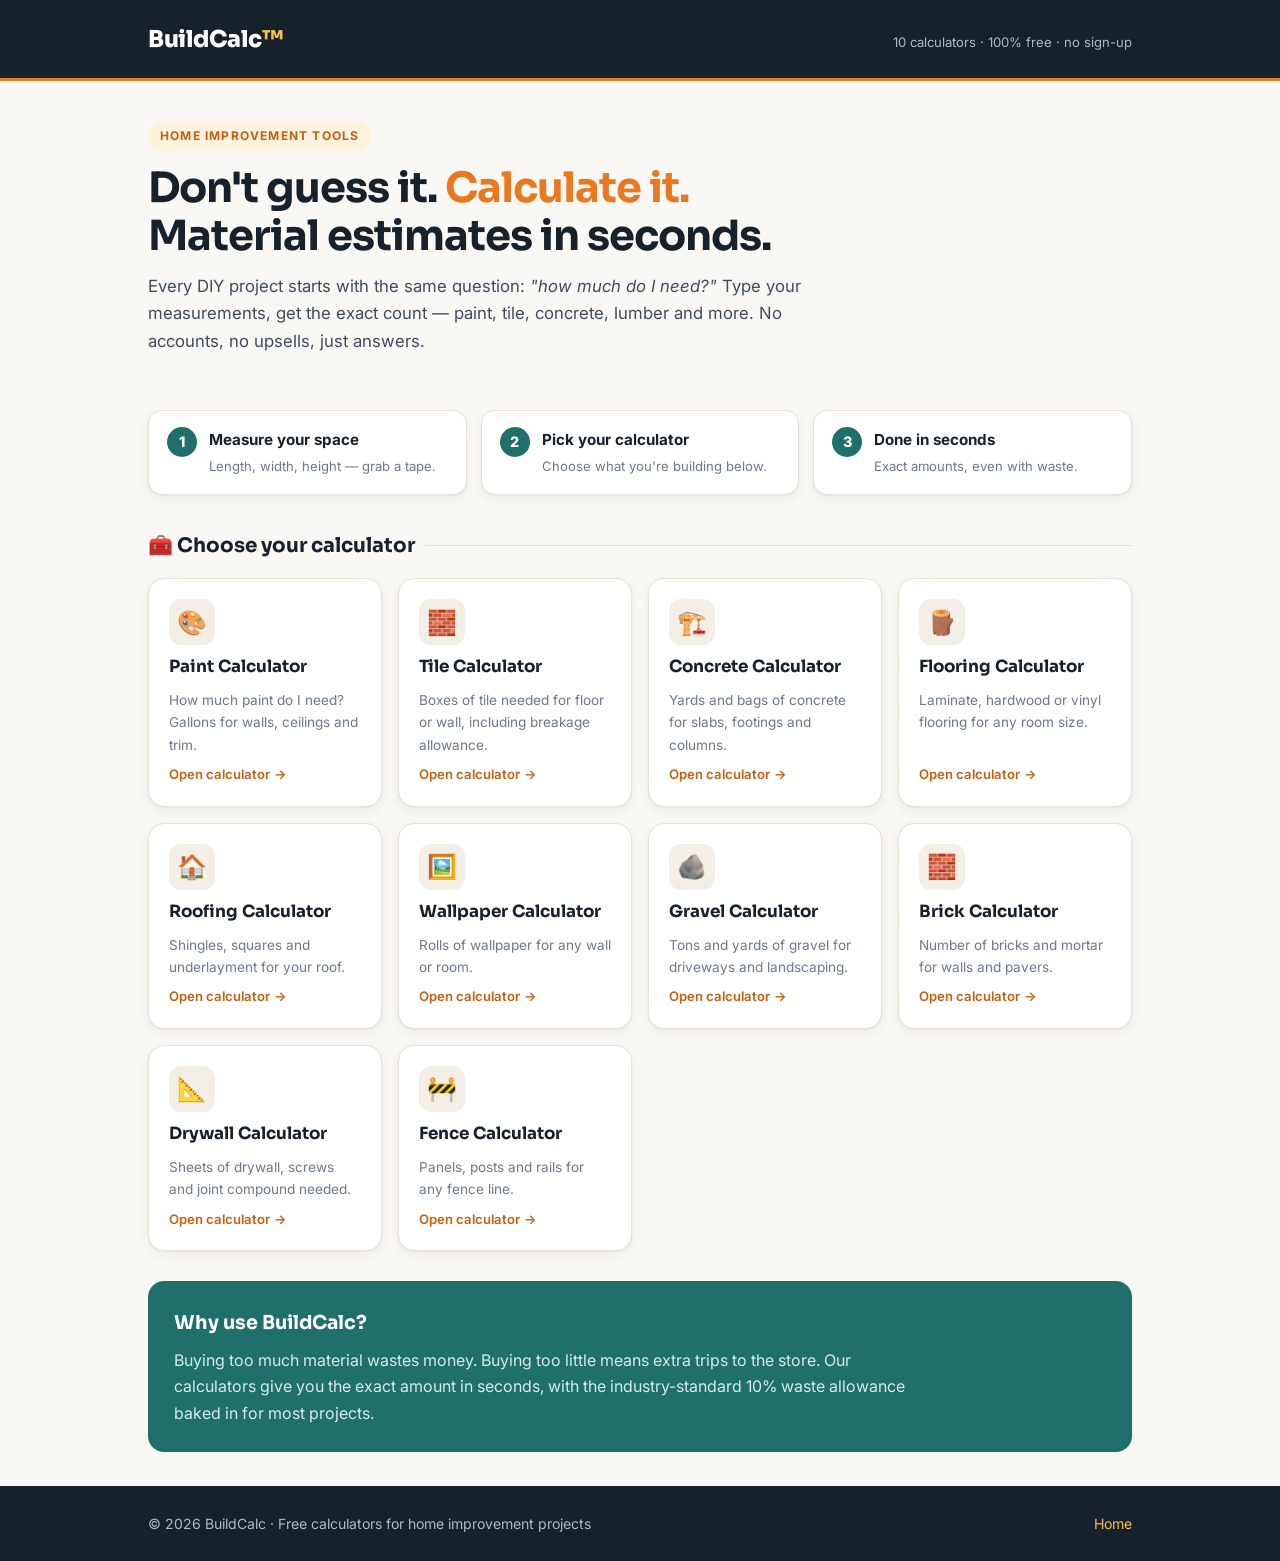
<file: index.html>
<!DOCTYPE html>
<html lang="en">
<head>
    <meta charset="UTF-8">
    <meta name="viewport" content="width=device-width, initial-scale=1.0">
    <title>BuildCalc - Free Home Improvement Calculators</title>
    <meta name="description" content="Free home improvement calculators: paint, tile, concrete, flooring, roofing and more. Get exact material estimates for any project.">
    <link rel="canonical" href="https://deX24K.github.io/BuildCalc/">
    <meta property="og:title" content="BuildCalc - Free Home Improvement Calculators">
    <meta property="og:description" content="Free home improvement calculators: paint, tile, concrete, flooring, roofing and more.">
    <meta property="og:type" content="website">
    <link rel="preconnect" href="https://fonts.googleapis.com">
    <link rel="preconnect" href="https://fonts.gstatic.com" crossorigin>
    <link href="https://fonts.googleapis.com/css2?family=Inter:wght@400;500;600;700&family=Sora:wght@600;700;800&display=swap" rel="stylesheet">
    <link rel="stylesheet" href="css/style.css">
    <script async src="https://pagead2.googlesyndication.com/pagead/js/adsbygoogle.js?client=ca-pub-5957334790088661" crossorigin="anonymous"></script>
    <meta name="google-adsense-account" content="ca-pub-5957334790088661">
</head>
<body>
    <header class="site-header">
        <div class="container">
            <a class="site-logo" href="index.html">BuildCalc<span>™</span></a>
            <span class="header-note">10 calculators · 100% free · no sign-up</span>
        </div>
    </header>

    <main class="container">
        <section class="hero">
            <span class="kicker">Home improvement tools</span>
            <h1>Don't guess it. <em>Calculate it.</em><br>Material estimates in seconds.</h1>
            <p>Every DIY project starts with the same question: <em>"how much do I need?"</em> Type your measurements, get the exact count — paint, tile, concrete, lumber and more. No accounts, no upsells, just answers.</p>
        </section>

        <div class="steps">
            <div class="step">
                <span class="step__num">1</span>
                <span><strong>Measure your space</strong><small>Length, width, height — grab a tape.</small></span>
            </div>
            <div class="step">
                <span class="step__num">2</span>
                <span><strong>Pick your calculator</strong><small>Choose what you're building below.</small></span>
            </div>
            <div class="step">
                <span class="step__num">3</span>
                <span><strong>Done in seconds</strong><small>Exact amounts, even with waste.</small></span>
            </div>
        </div>

        <section>
            <h2 class="section-title">🧰 Choose your calculator</h2>
            <div class="calc-grid">
            <a class="calc-card" href="paint-calculator.html">
                <div class="calc-card__icon">🎨</div>
                <h2>Paint Calculator</h2>
                <p>How much paint do I need? Gallons for walls, ceilings and trim.</p>
                <span class="calc-card__go">Open calculator</span>
            </a>
            <a class="calc-card" href="tile-calculator.html">
                <div class="calc-card__icon">🧱</div>
                <h2>Tile Calculator</h2>
                <p>Boxes of tile needed for floor or wall, including breakage allowance.</p>
                <span class="calc-card__go">Open calculator</span>
            </a>
            <a class="calc-card" href="concrete-calculator.html">
                <div class="calc-card__icon">🏗️</div>
                <h2>Concrete Calculator</h2>
                <p>Yards and bags of concrete for slabs, footings and columns.</p>
                <span class="calc-card__go">Open calculator</span>
            </a>
            <a class="calc-card" href="flooring-calculator.html">
                <div class="calc-card__icon">🪵</div>
                <h2>Flooring Calculator</h2>
                <p>Laminate, hardwood or vinyl flooring for any room size.</p>
                <span class="calc-card__go">Open calculator</span>
            </a>
            <a class="calc-card" href="roofing-calculator.html">
                <div class="calc-card__icon">🏠</div>
                <h2>Roofing Calculator</h2>
                <p>Shingles, squares and underlayment for your roof.</p>
                <span class="calc-card__go">Open calculator</span>
            </a>
            <a class="calc-card" href="wallpaper-calculator.html">
                <div class="calc-card__icon">🖼️</div>
                <h2>Wallpaper Calculator</h2>
                <p>Rolls of wallpaper for any wall or room.</p>
                <span class="calc-card__go">Open calculator</span>
            </a>
            <a class="calc-card" href="gravel-calculator.html">
                <div class="calc-card__icon">🪨</div>
                <h2>Gravel Calculator</h2>
                <p>Tons and yards of gravel for driveways and landscaping.</p>
                <span class="calc-card__go">Open calculator</span>
            </a>
            <a class="calc-card" href="brick-calculator.html">
                <div class="calc-card__icon">🧱</div>
                <h2>Brick Calculator</h2>
                <p>Number of bricks and mortar for walls and pavers.</p>
                <span class="calc-card__go">Open calculator</span>
            </a>
            <a class="calc-card" href="drywall-calculator.html">
                <div class="calc-card__icon">📐</div>
                <h2>Drywall Calculator</h2>
                <p>Sheets of drywall, screws and joint compound needed.</p>
                <span class="calc-card__go">Open calculator</span>
            </a>
            <a class="calc-card" href="fence-calculator.html">
                <div class="calc-card__icon">🚧</div>
                <h2>Fence Calculator</h2>
                <p>Panels, posts and rails for any fence line.</p>
                <span class="calc-card__go">Open calculator</span>
            </a>
            </div>
        </section>

        <section class="info">
            <h2>Why use BuildCalc?</h2>
            <p>Buying too much material wastes money. Buying too little means extra trips to the store. Our calculators give you the exact amount in seconds, with the industry-standard 10% waste allowance baked in for most projects.</p>
        </section>
    </main>

    <footer class="site-footer">
        <div class="container">
            <p>© 2026 BuildCalc · Free calculators for home improvement projects</p>
            <p><a href="index.html">Home</a></p>
        </div>
    </footer>
</body>
</html>
</file>
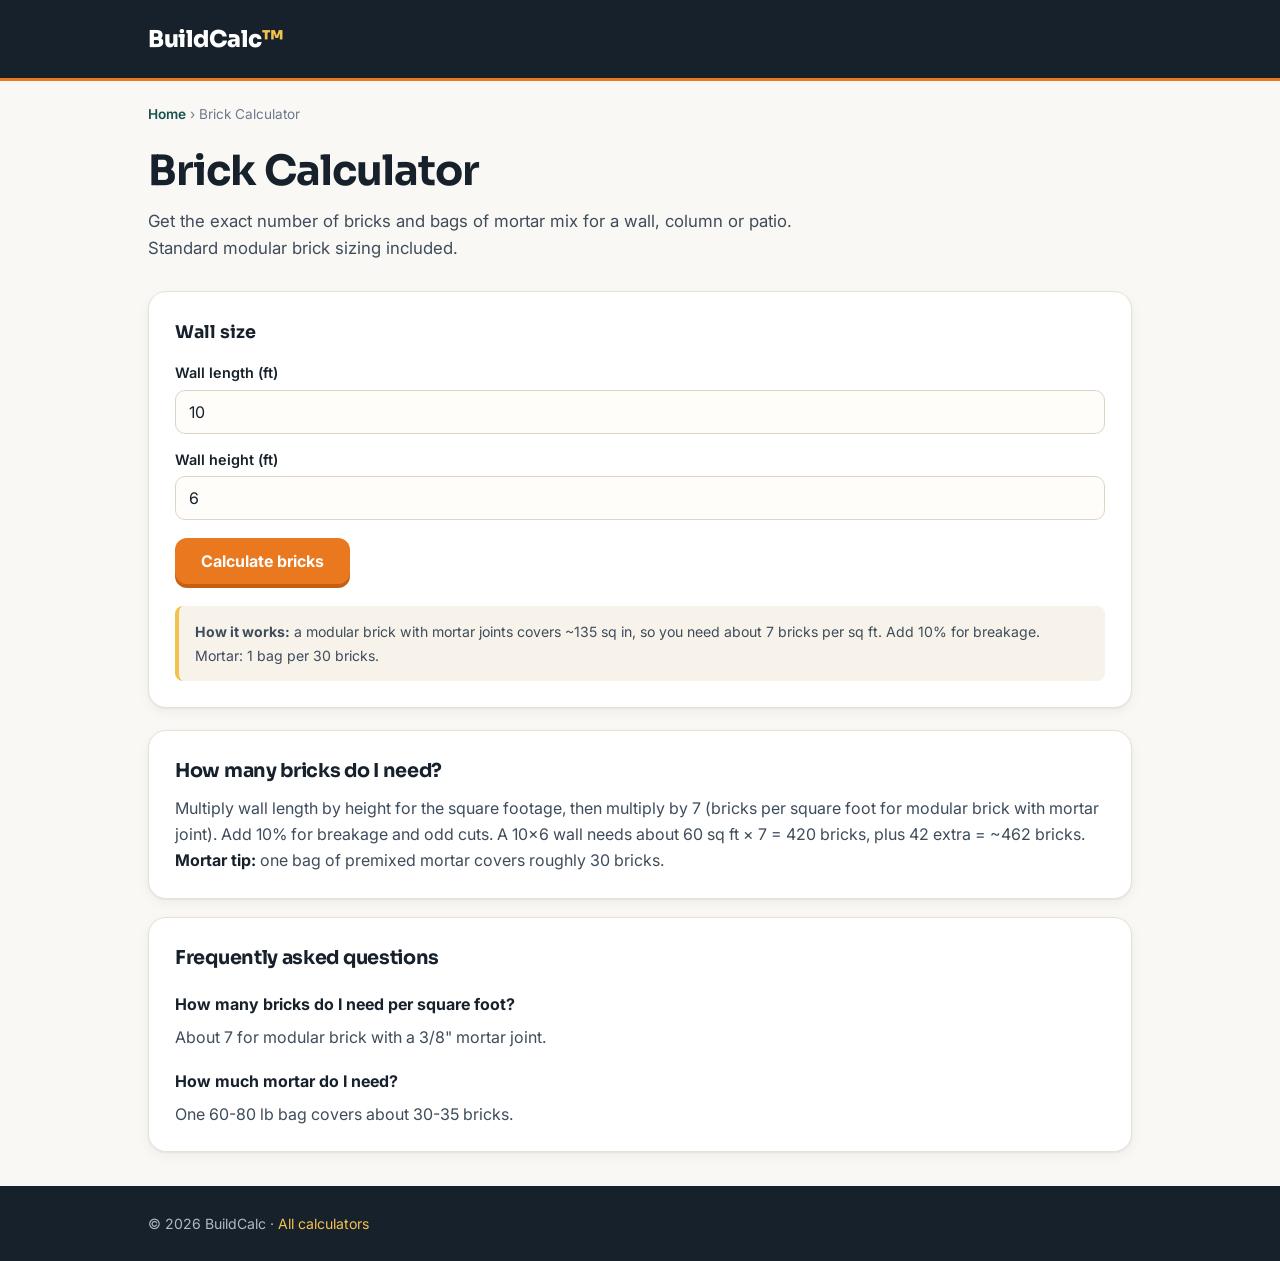
<file: brick-calculator.html>
<!DOCTYPE html>
<html lang="en">
<head>
    <meta charset="UTF-8">
    <meta name="viewport" content="width=device-width, initial-scale=1.0">
    <title>Brick Calculator - Bricks and Mortar for Walls & Pavers</title>
    <meta name="description" content="Free brick calculator. Estimate the number of bricks and bags of mortar mix for any wall or patio, with waste allowance.">
    <link rel="canonical" href="https://deX24K.github.io/BuildCalc/brick-calculator.html">
    <meta property="og:title" content="Brick Calculator - Bricks & Mortar">
    <meta property="og:description" content="Estimate bricks and mortar bags for any project.">
    <link rel="preconnect" href="https://fonts.googleapis.com">
    <link rel="preconnect" href="https://fonts.gstatic.com" crossorigin>
    <link href="https://fonts.googleapis.com/css2?family=Inter:wght@400;500;600;700&family=Sora:wght@600;700;800&display=swap" rel="stylesheet">
    <link rel="stylesheet" href="css/style.css">
    <script async src="https://pagead2.googlesyndication.com/pagead/js/adsbygoogle.js?client=ca-pub-5957334790088661" crossorigin="anonymous"></script>
    <meta name="google-adsense-account" content="ca-pub-5957334790088661">
    <script type="application/ld+json">
    {
      "@context": "https://schema.org",
      "@type": "FAQPage",
      "mainEntity": [
        {
          "@type": "Question",
          "name": "How many bricks do I need per square foot?",
          "acceptedAnswer": {
            "@type": "Answer",
            "text": "Using modular bricks (3 5/8 × 2 1/4 inch) with a 3/8 inch mortar joint, you need about 7 bricks per square foot of wall. Add 10% for breakage."
          }
        },
        {
          "@type": "Question",
          "name": "How much mortar do I need?",
          "acceptedAnswer": {
            "@type": "Answer",
            "text": "One 60-80 lb bag of mortar mix covers about 30-35 bricks. Plan for one bag per 30 bricks to be safe."
          }
        }
      ]
    }
    </script>
</head>
<body>
    <header class="site-header">
        <div class="container">
            <a class="site-logo" href="index.html">BuildCalc<span>™</span></a>
        </div>
    </header>

    <main class="container">
        <nav class="breadcrumb">
            <a href="index.html">Home</a> › Brick Calculator
        </nav>

        <section class="hero calc-page-hero">
            <h1>Brick Calculator</h1>
            <p>Get the exact number of bricks and bags of mortar mix for a wall, column or patio. Standard modular brick sizing included.</p>
        </section>

        <div class="calculator">
            <h2>Wall size</h2>
            <label for="length">Wall length (ft)</label>
            <input type="number" id="length" min="1" value="10">
            <label for="height">Wall height (ft)</label>
            <input type="number" id="height" min="1" value="6">
            <button class="calc-btn" onclick="calcularLadrillos()">Calculate bricks</button>
            <div class="result-box" id="resultado"></div>
            <div class="formula">
                <strong>How it works:</strong> a modular brick with mortar joints covers ~135 sq in, so you need about 7 bricks per sq ft. Add 10% for breakage. Mortar: 1 bag per 30 bricks.
            </div>
        </div>

        <div class="article-content">
            <h2>How many bricks do I need?</h2>
            <p>Multiply wall length by height for the square footage, then multiply by 7 (bricks per square foot for modular brick with mortar joint). Add 10% for breakage and odd cuts. A 10×6 wall needs about 60 sq ft × 7 = 420 bricks, plus 42 extra = ~462 bricks.</p>
            <p><strong>Mortar tip:</strong> one bag of premixed mortar covers roughly 30 bricks.</p>
        </div>

        <div class="article-content">
            <h2>Frequently asked questions</h2>
            <h3>How many bricks do I need per square foot?</h3>
            <p>About 7 for modular brick with a 3/8" mortar joint.</p>
            <h3>How much mortar do I need?</h3>
            <p>One 60-80 lb bag covers about 30-35 bricks.</p>
        </div>
    </main>

    <footer class="site-footer">
        <div class="container"><p>© 2026 BuildCalc · <a href="index.html">All calculators</a></p></div>
    </footer>

    <script>
    function calcularLadrillos() {
        const l = parseFloat(document.getElementById('length').value) || 0;
        const h = parseFloat(document.getElementById('height').value) || 0;
        const pies = l * h;
        const ladrillos = Math.ceil(pies * 7 * 1.10);
        const mezcla = Math.ceil(ladrillos / 30);
        const r = document.getElementById('resultado');
        r.style.display = 'block';
        r.innerHTML = 'Wall area: <strong>' + Math.round(pies) + ' sq ft</strong>.<br>' +
            'Bricks (with 10% waste): <strong>' + ladrillos + ' bricks</strong>.<br>' +
            'Mortar mix: <strong>' + mezcla + ' bags</strong> (~1 per 30 bricks).';
    }
    </script>
</body>
</html>
</file>
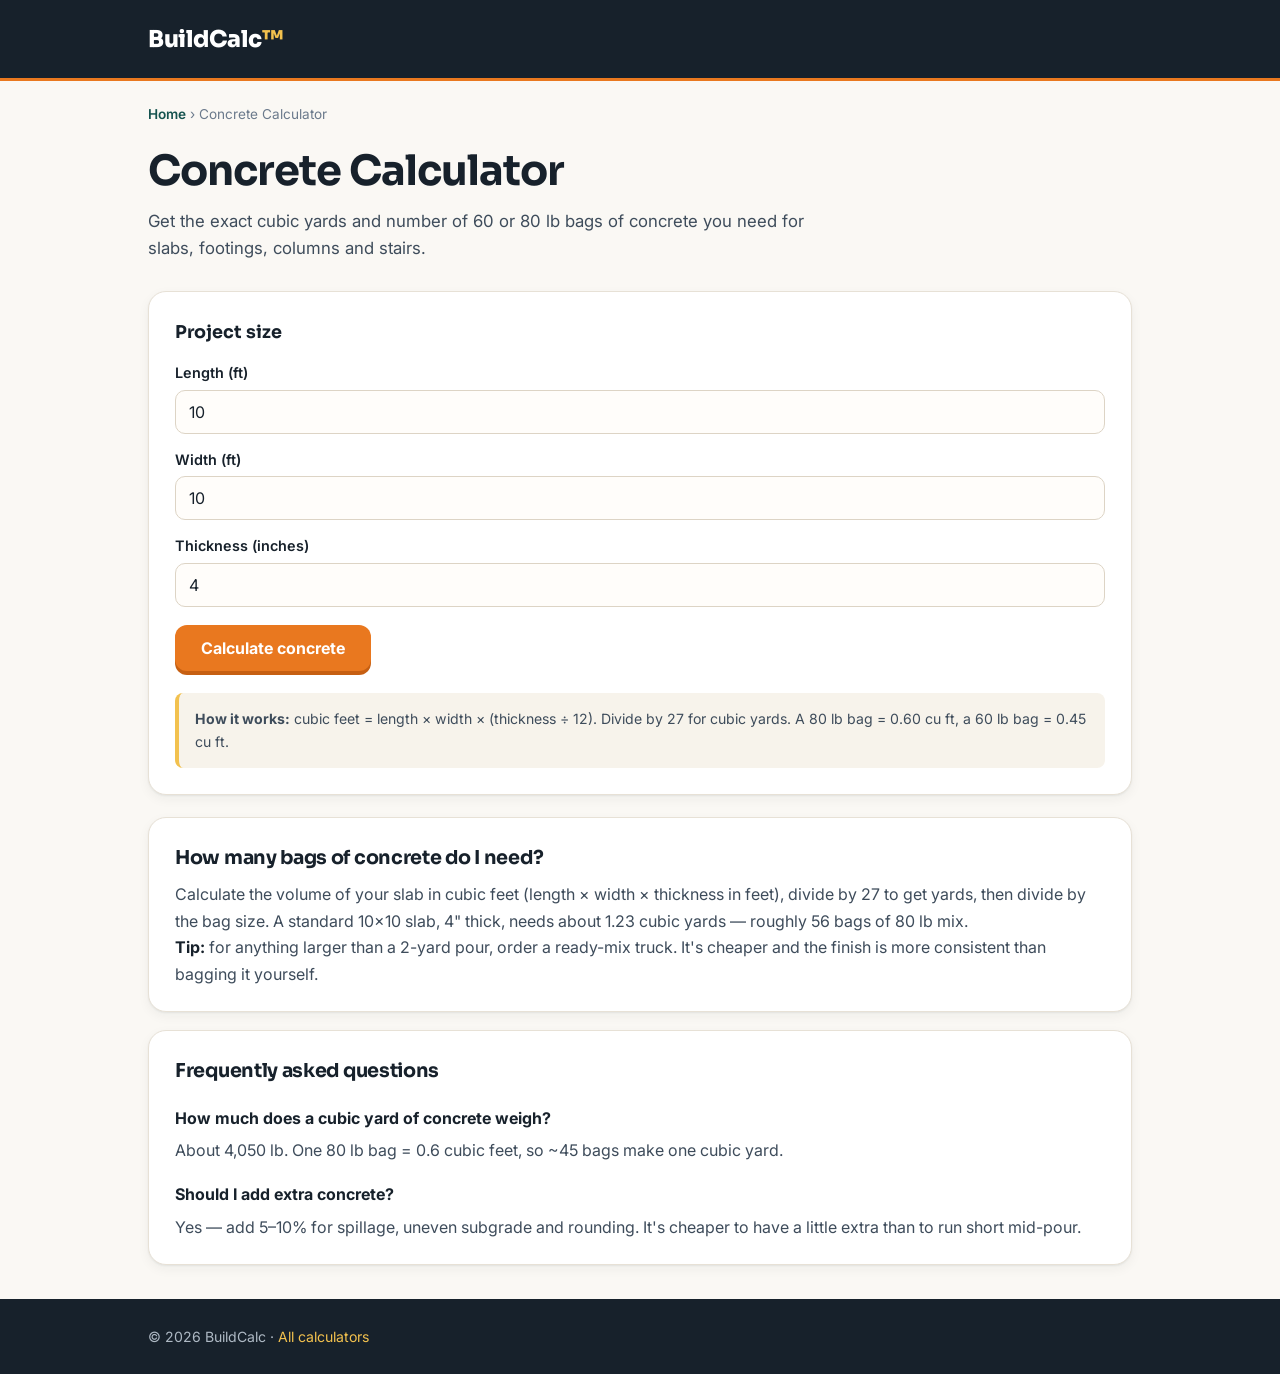
<file: concrete-calculator.html>
<!DOCTYPE html>
<html lang="en">
<head>
    <meta charset="UTF-8">
    <meta name="viewport" content="width=device-width, initial-scale=1.0">
    <title>Concrete Calculator - Yards & Bags for Slabs, Footings and Columns</title>
    <meta name="description" content="Free concrete calculator. Estimate cubic yards and number of 60/80 lb bags for any slab, footing or column project.">
    <link rel="canonical" href="https://deX24K.github.io/BuildCalc/concrete-calculator.html">
    <meta property="og:title" content="Concrete Calculator - Yards & Bags">
    <meta property="og:description" content="Estimate cubic yards and bags of concrete for any project.">
    <link rel="preconnect" href="https://fonts.googleapis.com">
    <link rel="preconnect" href="https://fonts.gstatic.com" crossorigin>
    <link href="https://fonts.googleapis.com/css2?family=Inter:wght@400;500;600;700&family=Sora:wght@600;700;800&display=swap" rel="stylesheet">
    <link rel="stylesheet" href="css/style.css">
    <script async src="https://pagead2.googlesyndication.com/pagead/js/adsbygoogle.js?client=ca-pub-5957334790088661" crossorigin="anonymous"></script>
    <meta name="google-adsense-account" content="ca-pub-5957334790088661">
    <script type="application/ld+json">
    {
      "@context": "https://schema.org",
      "@type": "FAQPage",
      "mainEntity": [
        {
          "@type": "Question",
          "name": "How many bags of concrete do I need for a 10x10 slab?",
          "acceptedAnswer": {
            "@type": "Answer",
            "text": "A 10x10 slab that is 4 inches thick needs 1.23 cubic yards of concrete. That's about 56 bags of 80 lb mix or 75 bags of 60 lb mix."
          }
        },
        {
          "@type": "Question",
          "name": "How much does a cubic yard of concrete weigh?",
          "acceptedAnswer": {
            "@type": "Answer",
            "text": "One cubic yard of concrete weighs about 4,050 lb. An 80 lb bag contains 0.6 cubic feet, so about 45 bags equal one cubic yard."
          }
        }
      ]
    }
    </script>
</head>
<body>
    <header class="site-header">
        <div class="container">
            <a class="site-logo" href="index.html">BuildCalc<span>™</span></a>
        </div>
    </header>

    <main class="container">
        <nav class="breadcrumb">
            <a href="index.html">Home</a> › Concrete Calculator
        </nav>

        <section class="hero calc-page-hero">
            <h1>Concrete Calculator</h1>
            <p>Get the exact cubic yards and number of 60 or 80 lb bags of concrete you need for slabs, footings, columns and stairs.</p>
        </section>

        <div class="calculator">
            <h2>Project size</h2>
            <label for="length">Length (ft)</label>
            <input type="number" id="length" min="1" value="10">
            <label for="width">Width (ft)</label>
            <input type="number" id="width" min="1" value="10">
            <label for="thickness">Thickness (inches)</label>
            <input type="number" id="thickness" min="1" value="4">
            <button class="calc-btn" onclick="calcularConcreto()">Calculate concrete</button>
            <div class="result-box" id="resultado"></div>
            <div class="formula">
                <strong>How it works:</strong> cubic feet = length × width × (thickness ÷ 12). Divide by 27 for cubic yards. A 80 lb bag = 0.60 cu ft, a 60 lb bag = 0.45 cu ft.
            </div>
        </div>

        <div class="article-content">
            <h2>How many bags of concrete do I need?</h2>
            <p>Calculate the volume of your slab in cubic feet (length × width × thickness in feet), divide by 27 to get yards, then divide by the bag size. A standard 10×10 slab, 4" thick, needs about 1.23 cubic yards — roughly 56 bags of 80 lb mix.</p>
            <p><strong>Tip:</strong> for anything larger than a 2-yard pour, order a ready-mix truck. It's cheaper and the finish is more consistent than bagging it yourself.</p>
        </div>

        <div class="article-content">
            <h2>Frequently asked questions</h2>
            <h3>How much does a cubic yard of concrete weigh?</h3>
            <p>About 4,050 lb. One 80 lb bag = 0.6 cubic feet, so ~45 bags make one cubic yard.</p>
            <h3>Should I add extra concrete?</h3>
            <p>Yes — add 5–10% for spillage, uneven subgrade and rounding. It's cheaper to have a little extra than to run short mid-pour.</p>
        </div>
    </main>

    <footer class="site-footer">
        <div class="container"><p>© 2026 BuildCalc · <a href="index.html">All calculators</a></p></div>
    </footer>

    <script>
    function calcularConcreto() {
        const l = parseFloat(document.getElementById('length').value) || 0;
        const w = parseFloat(document.getElementById('width').value) || 0;
        const t = parseFloat(document.getElementById('thickness').value) || 4;
        const pies = l * w * (t / 12);
        const yardas = pies / 27;
        const yardasConWaste = yardas * 1.05;
        const bolsas80 = Math.ceil(yardasConWaste * 27 / 0.6);
        const bolsas60 = Math.ceil(yardasConWaste * 27 / 0.45);
        const r = document.getElementById('resultado');
        r.style.display = 'block';
        r.innerHTML = 'Volume: <strong>' + pies.toFixed(1) + ' cu ft</strong> = <strong>' + yardas.toFixed(2) + ' cu yd</strong> (+5% = ' + yardasConWaste.toFixed(2) + ' yd).<br>' +
            'Bags of 80 lb: <strong>' + bolsas80 + '</strong>.<br>' +
            'Bags of 60 lb: <strong>' + bolsas60 + '</strong>.';
    }
    function init() {
        /* keep default values visible */
    }
    </script>
</body>
</html>
</file>
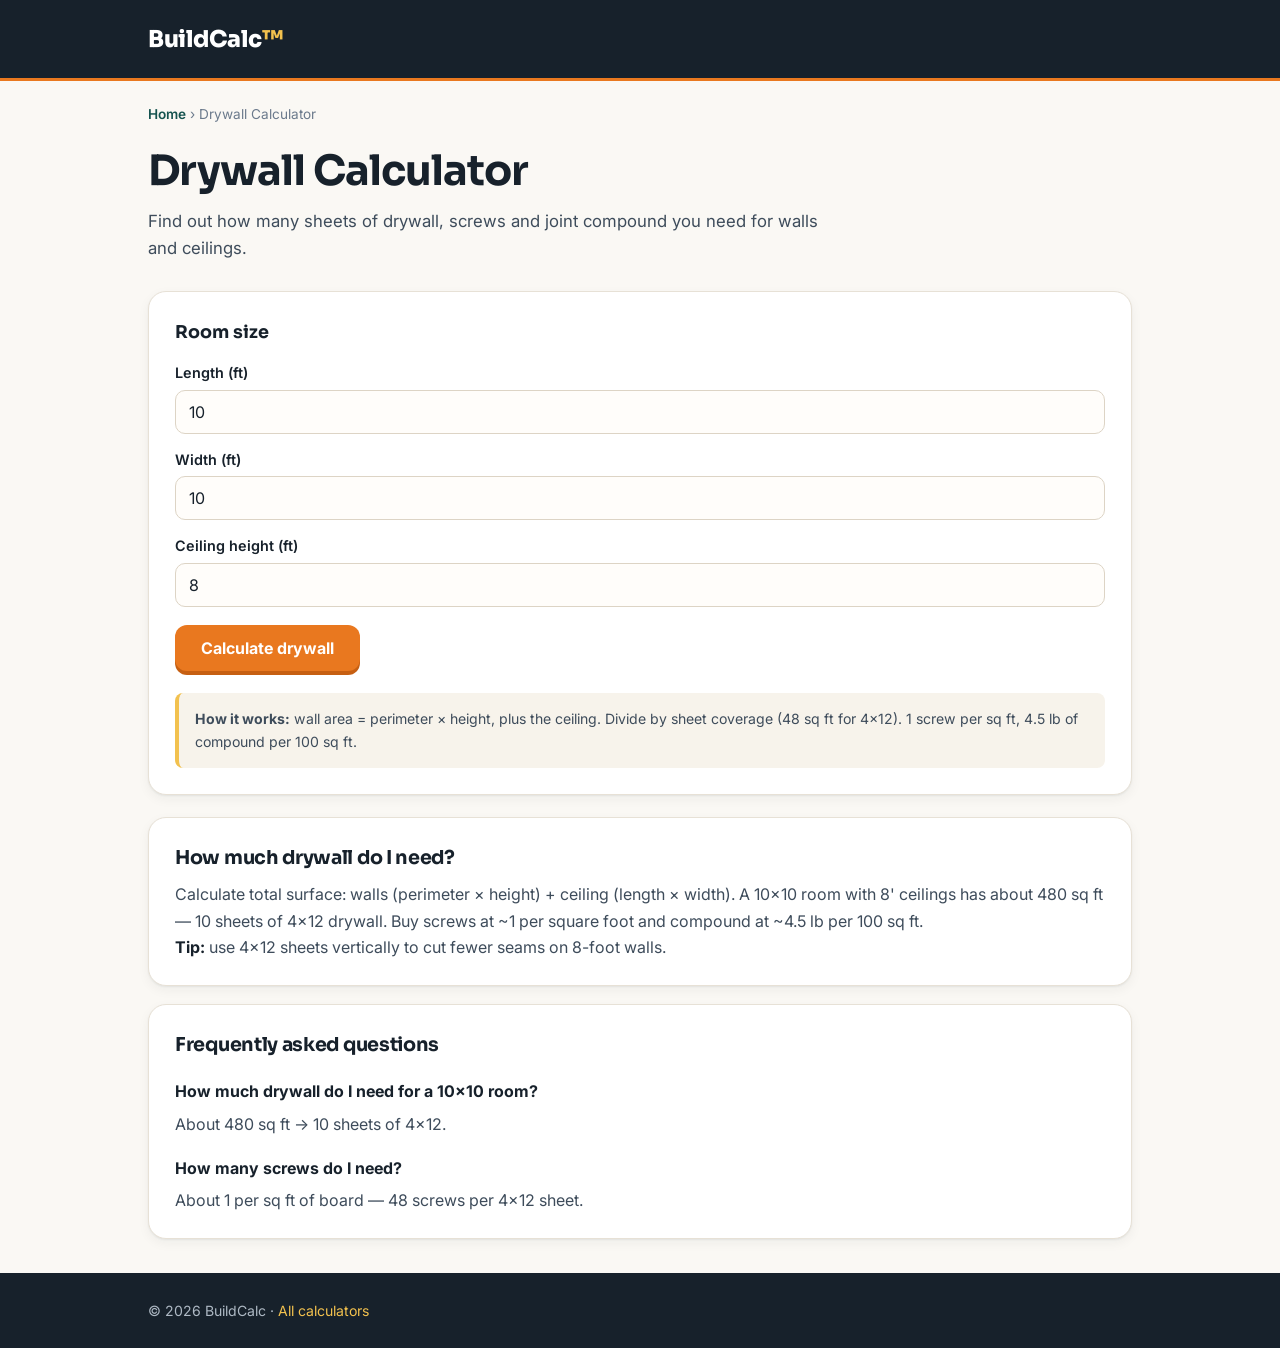
<file: drywall-calculator.html>
<!DOCTYPE html>
<html lang="en">
<head>
    <meta charset="UTF-8">
    <meta name="viewport" content="width=device-width, initial-scale=1.0">
    <title>Drywall Calculator - Sheets, Screws & Joint Compound</title>
    <meta name="description" content="Free drywall calculator. Get the number of drywall sheets, screws and joint compound bags for any room.">
    <link rel="canonical" href="https://deX24K.github.io/BuildCalc/drywall-calculator.html">
    <meta property="og:title" content="Drywall Calculator - Sheets, Screws & Mud">
    <meta property="og:description" content="Estimate drywall sheets, screws and joint compound for any room.">
    <link rel="preconnect" href="https://fonts.googleapis.com">
    <link rel="preconnect" href="https://fonts.gstatic.com" crossorigin>
    <link href="https://fonts.googleapis.com/css2?family=Inter:wght@400;500;600;700&family=Sora:wght@600;700;800&display=swap" rel="stylesheet">
    <link rel="stylesheet" href="css/style.css">
    <script async src="https://pagead2.googlesyndication.com/pagead/js/adsbygoogle.js?client=ca-pub-5957334790088661" crossorigin="anonymous"></script>
    <meta name="google-adsense-account" content="ca-pub-5957334790088661">
    <script type="application/ld+json">
    {
      "@context": "https://schema.org",
      "@type": "FAQPage",
      "mainEntity": [
        {
          "@type": "Question",
          "name": "How much drywall do I need for a 10x10 room?",
          "acceptedAnswer": {
            "@type": "Answer",
            "text": "A 10x10 room with 8-foot ceilings has about 480 sq ft of drywall (walls + ceiling), so you need about 10 sheets of 4x12 drywall."
          }
        },
        {
          "@type": "Question",
          "name": "How many screws do I need for drywall?",
          "acceptedAnswer": {
            "@type": "Answer",
            "text": "Use about 1 drywall screw per square foot of board. A standard 4x12 sheet uses about 48 screws."
          }
        }
      ]
    }
    </script>
</head>
<body>
    <header class="site-header">
        <div class="container">
            <a class="site-logo" href="index.html">BuildCalc<span>™</span></a>
        </div>
    </header>

    <main class="container">
        <nav class="breadcrumb">
            <a href="index.html">Home</a> › Drywall Calculator
        </nav>

        <section class="hero calc-page-hero">
            <h1>Drywall Calculator</h1>
            <p>Find out how many sheets of drywall, screws and joint compound you need for walls and ceilings.</p>
        </section>

        <div class="calculator">
            <h2>Room size</h2>
            <label for="length">Length (ft)</label>
            <input type="number" id="length" min="1" value="10">
            <label for="width">Width (ft)</label>
            <input type="number" id="width" min="1" value="10">
            <label for="height">Ceiling height (ft)</label>
            <input type="number" id="height" min="1" value="8">
            <button class="calc-btn" onclick="calcularDrywall()">Calculate drywall</button>
            <div class="result-box" id="resultado"></div>
            <div class="formula">
                <strong>How it works:</strong> wall area = perimeter × height, plus the ceiling. Divide by sheet coverage (48 sq ft for 4×12). 1 screw per sq ft, 4.5 lb of compound per 100 sq ft.
            </div>
        </div>

        <div class="article-content">
            <h2>How much drywall do I need?</h2>
            <p>Calculate total surface: walls (perimeter × height) + ceiling (length × width). A 10×10 room with 8' ceilings has about 480 sq ft — 10 sheets of 4×12 drywall. Buy screws at ~1 per square foot and compound at ~4.5 lb per 100 sq ft.</p>
            <p><strong>Tip:</strong> use 4×12 sheets vertically to cut fewer seams on 8-foot walls.</p>
        </div>

        <div class="article-content">
            <h2>Frequently asked questions</h2>
            <h3>How much drywall do I need for a 10×10 room?</h3>
            <p>About 480 sq ft → 10 sheets of 4×12.</p>
            <h3>How many screws do I need?</h3>
            <p>About 1 per sq ft of board — 48 screws per 4×12 sheet.</p>
        </div>
    </main>

    <footer class="site-footer">
        <div class="container"><p>© 2026 BuildCalc · <a href="index.html">All calculators</a></p></div>
    </footer>

    <script>
    function calcularDrywall() {
        const l = parseFloat(document.getElementById('length').value) || 0;
        const w = parseFloat(document.getElementById('width').value) || 0;
        const h = parseFloat(document.getElementById('height').value) || 8;
        const perimetro = 2 * (l + w);
        const areaPared = perimetro * h;
        const areaTecho = l * w;
        const total = areaPared + areaTecho;
        const tablones4x12 = Math.ceil(total / 48);
        const tablones4x8 = Math.ceil(total / 32);
        const tornillos = Math.ceil(total);
        const compuesto = Math.ceil(total / 100 * 4.5 / 18); /* 18 lb buckets */
        const r = document.getElementById('resultado');
        r.style.display = 'block';
        r.innerHTML = 'Surface area: <strong>' + Math.round(total) + ' sq ft</strong>.<br>' +
            'Sheets 4×12: <strong>' + tablones4x12 + '</strong> · Sheets 4×8: <strong>' + tablones4x8 + '</strong>.<br>' +
            'Screws: <strong>' + tornillos + '</strong> (~1/sq ft).<br>' +
            'Joint compound: <strong>' + (compuesto || 1) + '</strong> bucket(s) of 18 lb.';
    }
    </script>
</body>
</html>
</file>
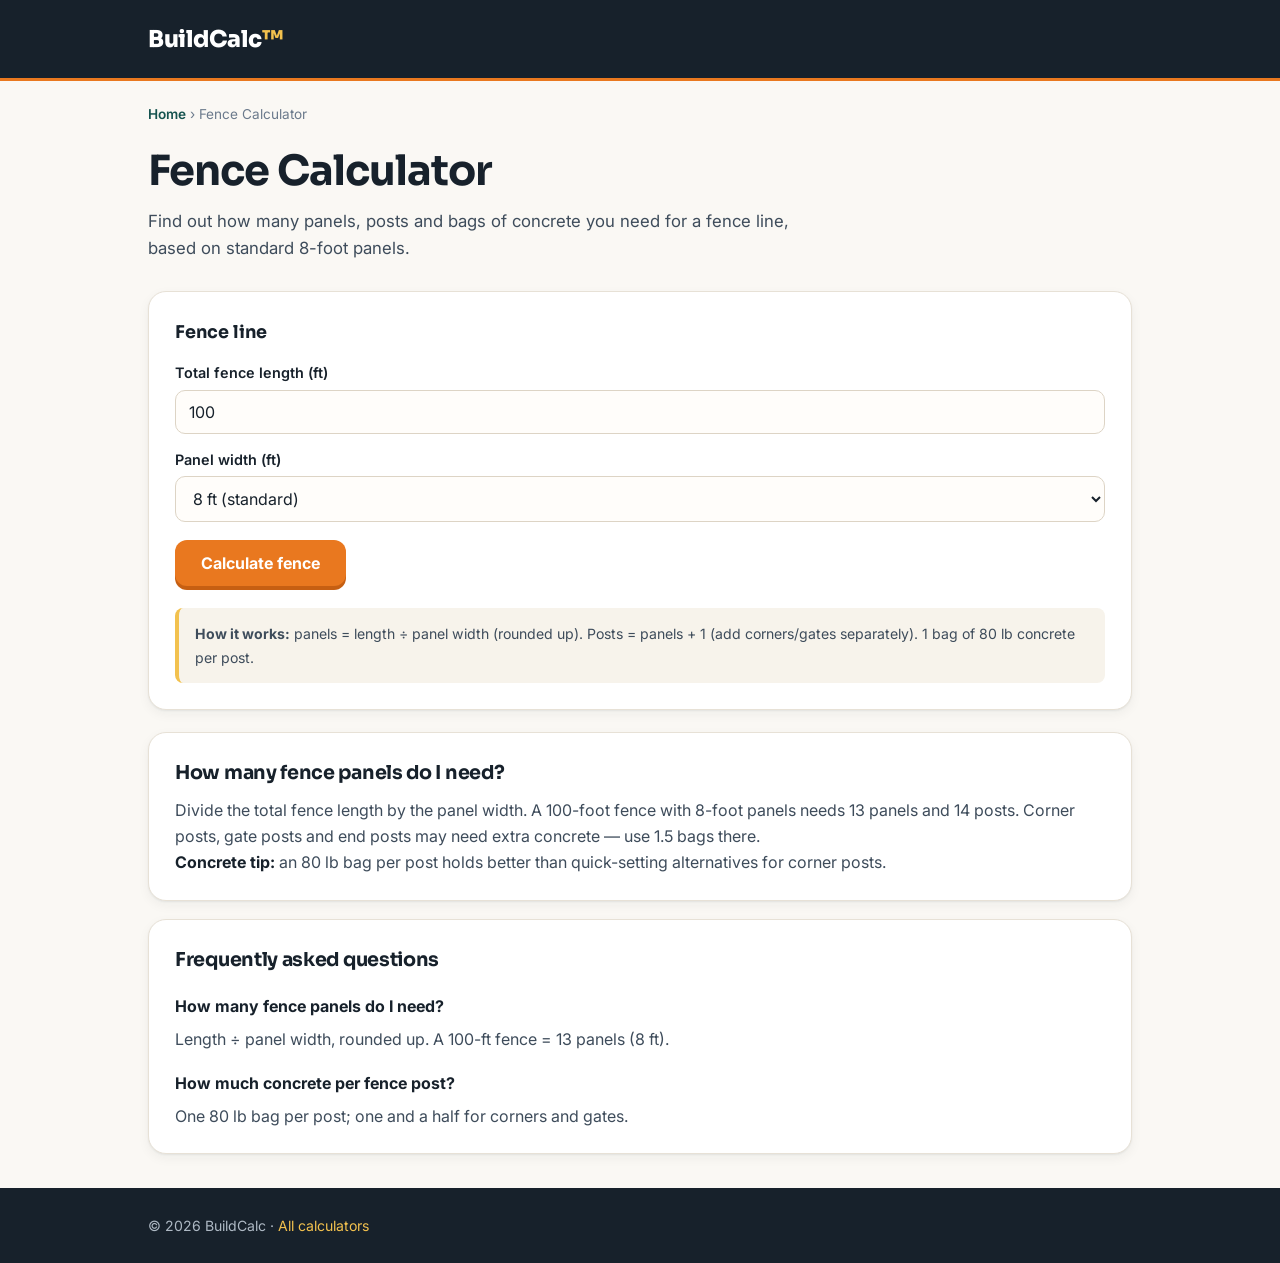
<file: fence-calculator.html>
<!DOCTYPE html>
<html lang="en">
<head>
    <meta charset="UTF-8">
    <meta name="viewport" content="width=device-width, initial-scale=1.0">
    <title>Fence Calculator - Panels, Posts and Concrete for Any Fence</title>
    <meta name="description" content="Free fence calculator. Get the number of panels, posts and bags of concrete for any fence line.">
    <link rel="canonical" href="https://deX24K.github.io/BuildCalc/fence-calculator.html">
    <meta property="og:title" content="Fence Calculator - Panels, Posts & Concrete">
    <meta property="og:description" content="Estimate fence panels, posts and concrete-bags.">
    <link rel="preconnect" href="https://fonts.googleapis.com">
    <link rel="preconnect" href="https://fonts.gstatic.com" crossorigin>
    <link href="https://fonts.googleapis.com/css2?family=Inter:wght@400;500;600;700&family=Sora:wght@600;700;800&display=swap" rel="stylesheet">
    <link rel="stylesheet" href="css/style.css">
    <script async src="https://pagead2.googlesyndication.com/pagead/js/adsbygoogle.js?client=ca-pub-5957334790088661" crossorigin="anonymous"></script>
    <meta name="google-adsense-account" content="ca-pub-5957334790088661">
    <script type="application/ld+json">
    {
      "@context": "https://schema.org",
      "@type": "FAQPage",
      "mainEntity": [
        {
          "@type": "Question",
          "name": "How many fence panels do I need?",
          "acceptedAnswer": {
            "@type": "Answer",
            "text": "Divide your total fence length by the panel width (commonly 8 feet). For a 100-foot fence: about 13 panels and 14 posts (one every 8 feet plus a corner)."
          }
        },
        {
          "@type": "Question",
          "name": "How much concrete per fence post?",
          "acceptedAnswer": {
            "@type": "Answer",
            "text": "One 80 lb bag of concrete mix per post is enough for most residential fences. For deep or corner posts, use one and a half bags."
          }
        }
      ]
    }
    </script>
</head>
<body>
    <header class="site-header">
        <div class="container">
            <a class="site-logo" href="index.html">BuildCalc<span>™</span></a>
        </div>
    </header>

    <main class="container">
        <nav class="breadcrumb">
            <a href="index.html">Home</a> › Fence Calculator
        </nav>

        <section class="hero calc-page-hero">
            <h1>Fence Calculator</h1>
            <p>Find out how many panels, posts and bags of concrete you need for a fence line, based on standard 8-foot panels.</p>
        </section>

        <div class="calculator">
            <h2>Fence line</h2>
            <label for="length">Total fence length (ft)</label>
            <input type="number" id="length" min="1" value="100">
            <label for="panel">Panel width (ft)</label>
            <select id="panel">
                <option value="8" selected>8 ft (standard)</option>
                <option value="6">6 ft</option>
                <option value="4">4 ft</option>
            </select>
            <button class="calc-btn" onclick="calcularCerca()">Calculate fence</button>
            <div class="result-box" id="resultado"></div>
            <div class="formula">
                <strong>How it works:</strong> panels = length ÷ panel width (rounded up). Posts = panels + 1 (add corners/gates separately). 1 bag of 80 lb concrete per post.
            </div>
        </div>

        <div class="article-content">
            <h2>How many fence panels do I need?</h2>
            <p>Divide the total fence length by the panel width. A 100-foot fence with 8-foot panels needs 13 panels and 14 posts. Corner posts, gate posts and end posts may need extra concrete — use 1.5 bags there.</p>
            <p><strong>Concrete tip:</strong> an 80 lb bag per post holds better than quick-setting alternatives for corner posts.</p>
        </div>

        <div class="article-content">
            <h2>Frequently asked questions</h2>
            <h3>How many fence panels do I need?</h3>
            <p>Length ÷ panel width, rounded up. A 100-ft fence = 13 panels (8 ft).</p>
            <h3>How much concrete per fence post?</h3>
            <p>One 80 lb bag per post; one and a half for corners and gates.</p>
        </div>
    </main>

    <footer class="site-footer">
        <div class="container"><p>© 2026 BuildCalc · <a href="index.html">All calculators</a></p></div>
    </footer>

    <script>
    function calcularCerca() {
        const l = parseFloat(document.getElementById('length').value) || 0;
        const panel = parseFloat(document.getElementById('panel').value);
        const paneles = Math.ceil(l / panel);
        const postes = paneles + 1;
        const concreto = postes;
        const r = document.getElementById('resultado');
        r.style.display = 'block';
        r.innerHTML = 'Fence length: <strong>' + l + ' ft</strong>.<br>' +
            'Panels: <strong>' + paneles + '</strong>.<br>' +
            'Posts: <strong>' + postes + '</strong> (add more for corners/gates).<br>' +
            'Concrete: <strong>' + concreto + ' bags</strong> of 80 lb (1 per post).';
    }
    </script>
</body>
</html>
</file>
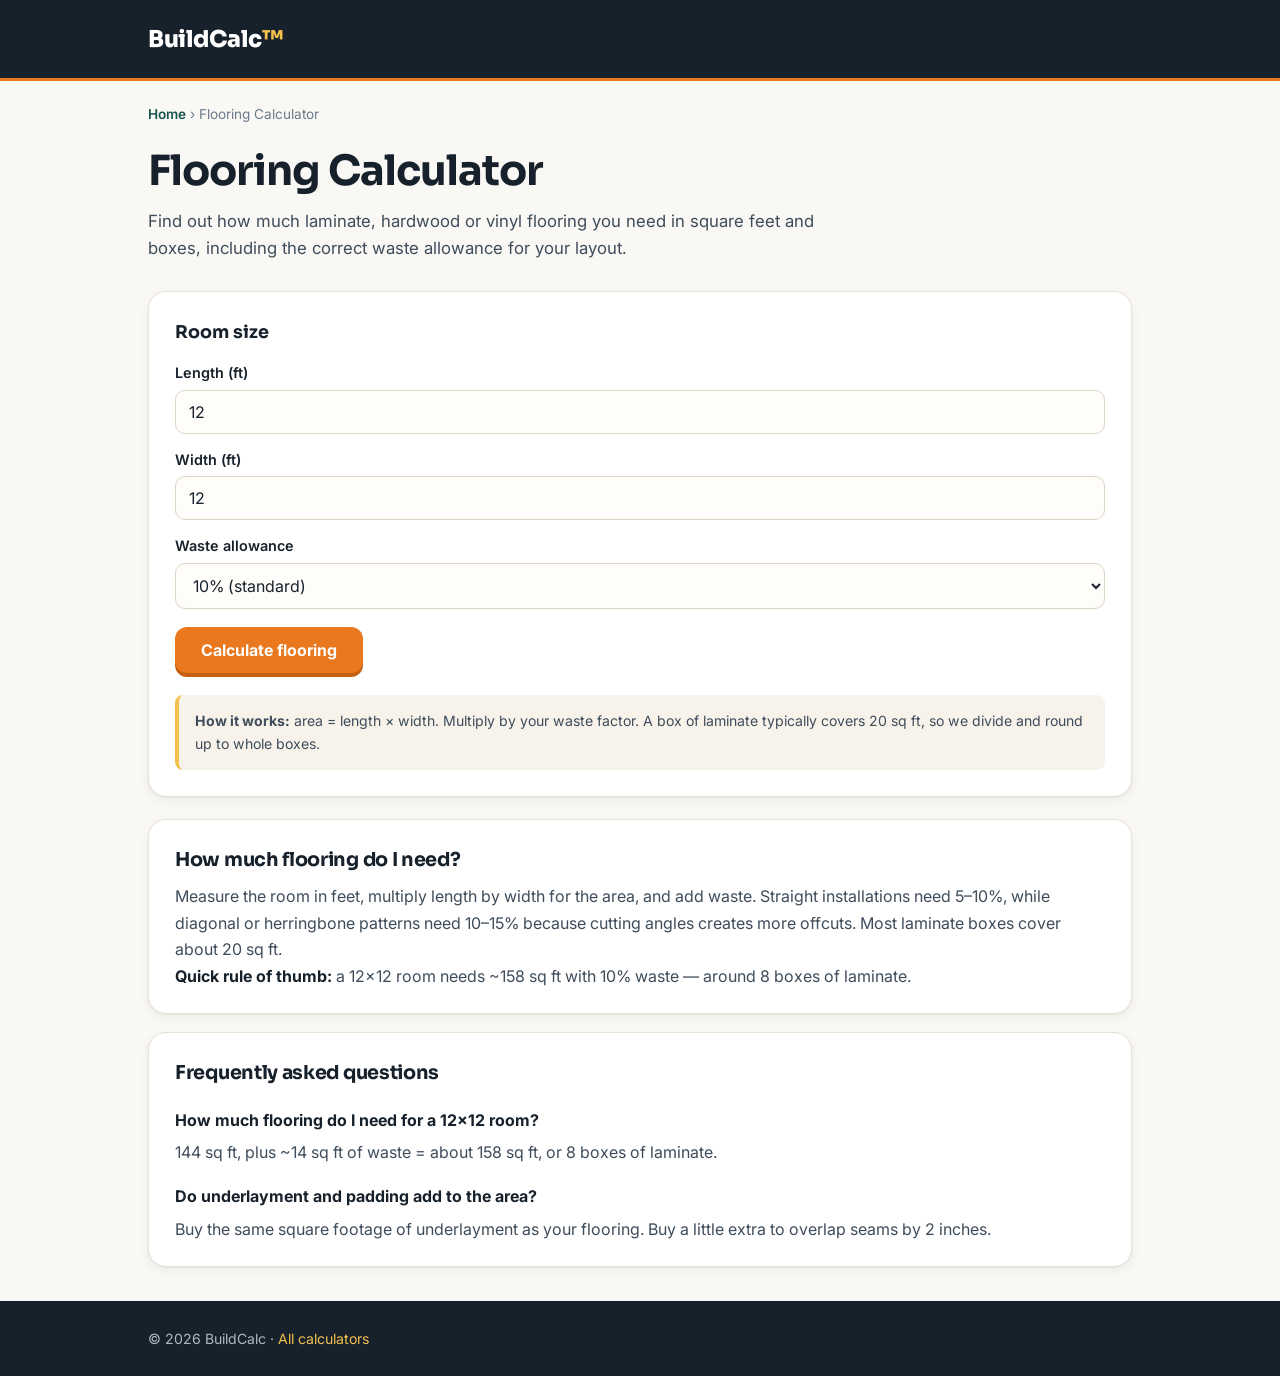
<file: flooring-calculator.html>
<!DOCTYPE html>
<html lang="en">
<head>
    <meta charset="UTF-8">
    <meta name="viewport" content="width=device-width, initial-scale=1.0">
    <title>Flooring Calculator - How Much Laminate, Hardwood or Vinyl Do I Need?</title>
    <meta name="description" content="Free flooring calculator. Get exact square feet and boxes of laminate, hardwood or vinyl flooring for any room, with waste allowance.">
    <link rel="canonical" href="https://deX24K.github.io/BuildCalc/flooring-calculator.html">
    <meta property="og:title" content="Flooring Calculator - Laminate, Hardwood & Vinyl">
    <meta property="og:description" content="Estimate square feet and boxes of flooring for any room.">
    <link rel="preconnect" href="https://fonts.googleapis.com">
    <link rel="preconnect" href="https://fonts.gstatic.com" crossorigin>
    <link href="https://fonts.googleapis.com/css2?family=Inter:wght@400;500;600;700&family=Sora:wght@600;700;800&display=swap" rel="stylesheet">
    <link rel="stylesheet" href="css/style.css">
    <script async src="https://pagead2.googlesyndication.com/pagead/js/adsbygoogle.js?client=ca-pub-5957334790088661" crossorigin="anonymous"></script>
    <meta name="google-adsense-account" content="ca-pub-5957334790088661">
    <script type="application/ld+json">
    {
      "@context": "https://schema.org",
      "@type": "FAQPage",
      "mainEntity": [
        {
          "@type": "Question",
          "name": "How much flooring do I need for a 12x12 room?",
          "acceptedAnswer": {
            "@type": "Answer",
            "text": "A 12x12 room is 144 sq ft. With 10% waste you need about 158 sq ft of flooring, which is roughly 8 boxes of laminate (boxes cover about 20 sq ft)."
          }
        },
        {
          "@type": "Question",
          "name": "How much waste should I add when buying flooring?",
          "acceptedAnswer": {
            "@type": "Answer",
            "text": "Add 5-10% for straight installations and 10-15% for diagonal or herringbone patterns, which create more cuts and waste."
          }
        }
      ]
    }
    </script>
</head>
<body>
    <header class="site-header">
        <div class="container">
            <a class="site-logo" href="index.html">BuildCalc<span>™</span></a>
        </div>
    </header>

    <main class="container">
        <nav class="breadcrumb">
            <a href="index.html">Home</a> › Flooring Calculator
        </nav>

        <section class="hero calc-page-hero">
            <h1>Flooring Calculator</h1>
            <p>Find out how much laminate, hardwood or vinyl flooring you need in square feet and boxes, including the correct waste allowance for your layout.</p>
        </section>

        <div class="calculator">
            <h2>Room size</h2>
            <label for="length">Length (ft)</label>
            <input type="number" id="length" min="1" value="12">
            <label for="width">Width (ft)</label>
            <input type="number" id="width" min="1" value="12">
            <label for="waste">Waste allowance</label>
            <select id="waste">
                <option value="1.05">5% (straight layout)</option>
                <option value="1.10" selected>10% (standard)</option>
                <option value="1.15">15% (diagonal / herringbone)</option>
            </select>
            <button class="calc-btn" onclick="calcularPiso()">Calculate flooring</button>
            <div class="result-box" id="resultado"></div>
            <div class="formula">
                <strong>How it works:</strong> area = length × width. Multiply by your waste factor. A box of laminate typically covers 20 sq ft, so we divide and round up to whole boxes.
            </div>
        </div>

        <div class="article-content">
            <h2>How much flooring do I need?</h2>
            <p>Measure the room in feet, multiply length by width for the area, and add waste. Straight installations need 5–10%, while diagonal or herringbone patterns need 10–15% because cutting angles creates more offcuts. Most laminate boxes cover about 20 sq ft.</p>
            <p><strong>Quick rule of thumb:</strong> a 12×12 room needs ~158 sq ft with 10% waste — around 8 boxes of laminate.</p>
        </div>

        <div class="article-content">
            <h2>Frequently asked questions</h2>
            <h3>How much flooring do I need for a 12×12 room?</h3>
            <p>144 sq ft, plus ~14 sq ft of waste = about 158 sq ft, or 8 boxes of laminate.</p>
            <h3>Do underlayment and padding add to the area?</h3>
            <p>Buy the same square footage of underlayment as your flooring. Buy a little extra to overlap seams by 2 inches.</p>
        </div>
    </main>

    <footer class="site-footer">
        <div class="container"><p>© 2026 BuildCalc · <a href="index.html">All calculators</a></p></div>
    </footer>

    <script>
    function calcularPiso() {
        const l = parseFloat(document.getElementById('length').value) || 0;
        const w = parseFloat(document.getElementById('width').value) || 0;
        const area = l * w;
        const factor = parseFloat(document.getElementById('waste').value);
        const total = area * factor;
        const cajas = Math.ceil(total / 20);
        const r = document.getElementById('resultado');
        r.style.display = 'block';
        r.innerHTML = 'Floor area: <strong>' + Math.round(area) + ' sq ft</strong>.<br>' +
            'With waste: <strong>' + Math.round(total) + ' sq ft</strong>.<br>' +
            'Boxes of flooring (~20 sq ft each): <strong>' + cajas + ' boxes</strong>.';
    }
    </script>
</body>
</html>
</file>
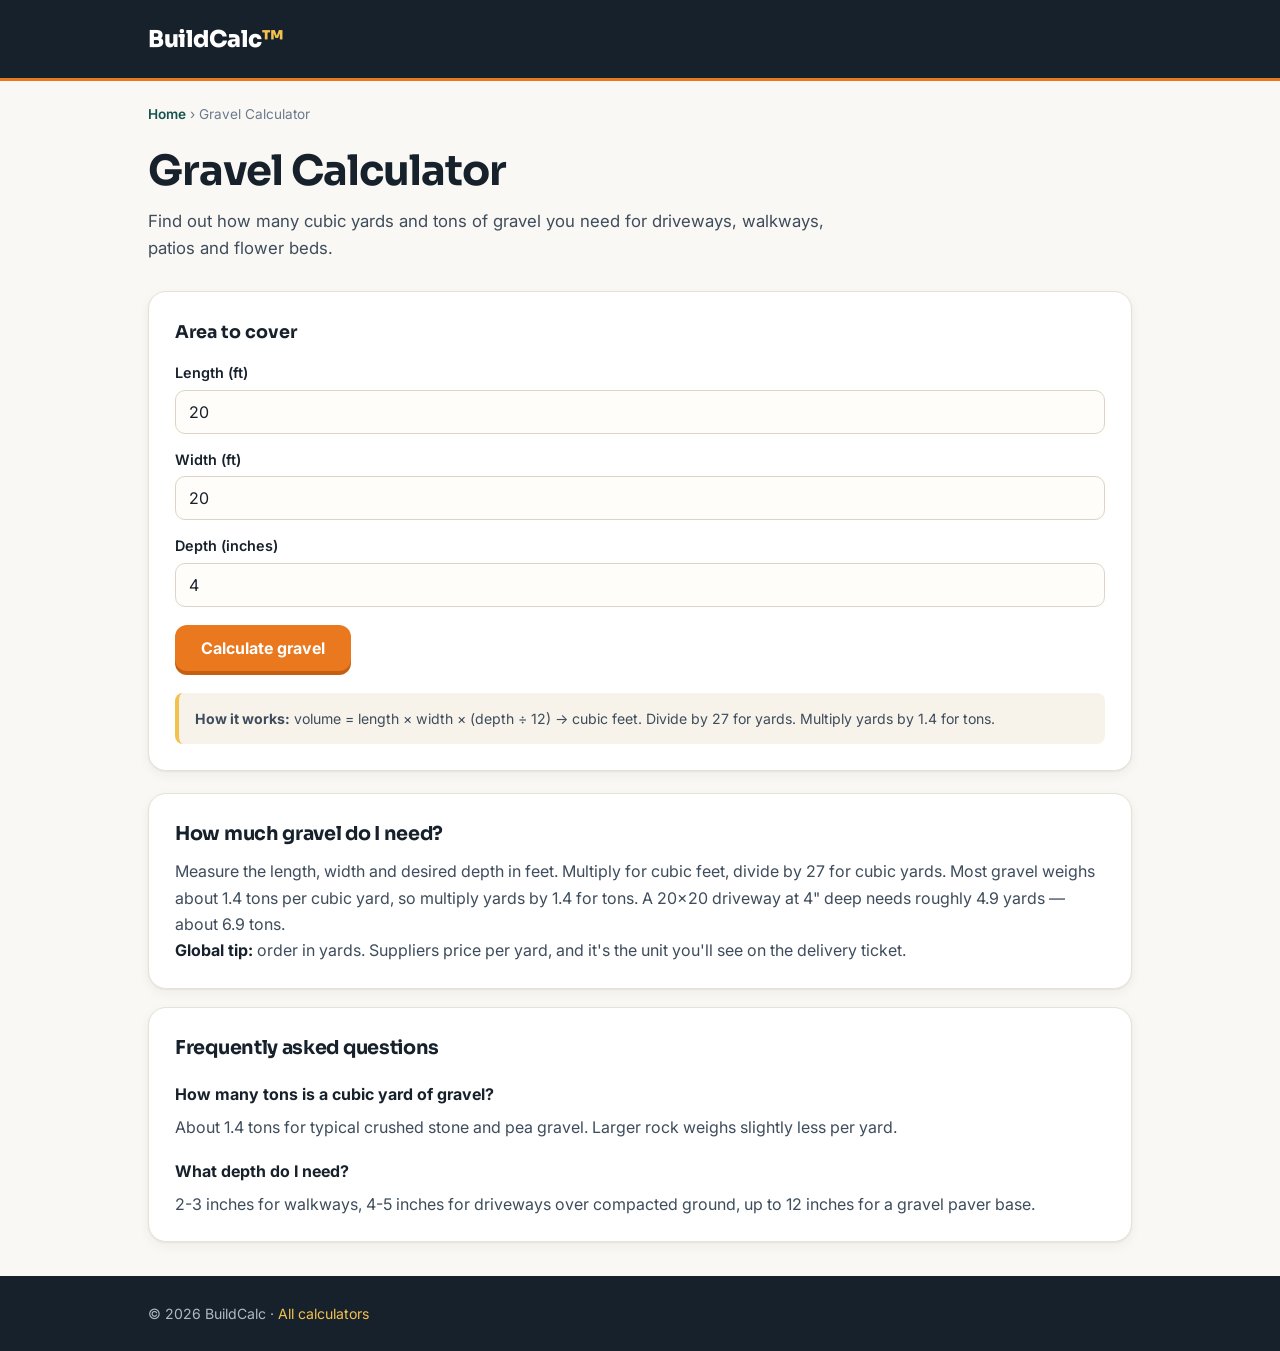
<file: gravel-calculator.html>
<!DOCTYPE html>
<html lang="en">
<head>
    <meta charset="UTF-8">
    <meta name="viewport" content="width=device-width, initial-scale=1.0">
    <title>Gravel Calculator - Tons & Yards for Driveways and Landscaping</title>
    <meta name="description" content="Free gravel calculator. Get cubic yards and tons of gravel for driveways, walkways and landscaping, based on depth.">
    <link rel="canonical" href="https://deX24K.github.io/BuildCalc/gravel-calculator.html">
    <meta property="og:title" content="Gravel Calculator - Tons & Yards">
    <meta property="og:description" content="Estimate yards and tons of gravel for any project.">
    <link rel="preconnect" href="https://fonts.googleapis.com">
    <link rel="preconnect" href="https://fonts.gstatic.com" crossorigin>
    <link href="https://fonts.googleapis.com/css2?family=Inter:wght@400;500;600;700&family=Sora:wght@600;700;800&display=swap" rel="stylesheet">
    <link rel="stylesheet" href="css/style.css">
    <script async src="https://pagead2.googlesyndication.com/pagead/js/adsbygoogle.js?client=ca-pub-5957334790088661" crossorigin="anonymous"></script>
    <meta name="google-adsense-account" content="ca-pub-5957334790088661">
    <script type="application/ld+json">
    {
      "@context": "https://schema.org",
      "@type": "FAQPage",
      "mainEntity": [
        {
          "@type": "Question",
          "name": "How much gravel do I need for a 20x20 driveway?",
          "acceptedAnswer": {
            "@type": "Answer",
            "text": "A 20x20 driveway at 4 inches deep needs 4.9 cubic yards — about 6.9 tons of gravel."
          }
        },
        {
          "@type": "Question",
          "name": "How many tons is a cubic yard of gravel?",
          "acceptedAnswer": {
            "@type": "Answer",
            "text": "Most gravel weighs about 1.4 tons per cubic yard, depending on the type and size of the rock."
          }
        }
      ]
    }
    </script>
</head>
<body>
    <header class="site-header">
        <div class="container">
            <a class="site-logo" href="index.html">BuildCalc<span>™</span></a>
        </div>
    </header>

    <main class="container">
        <nav class="breadcrumb">
            <a href="index.html">Home</a> › Gravel Calculator
        </nav>

        <section class="hero calc-page-hero">
            <h1>Gravel Calculator</h1>
            <p>Find out how many cubic yards and tons of gravel you need for driveways, walkways, patios and flower beds.</p>
        </section>

        <div class="calculator">
            <h2>Area to cover</h2>
            <label for="length">Length (ft)</label>
            <input type="number" id="length" min="1" value="20">
            <label for="width">Width (ft)</label>
            <input type="number" id="width" min="1" value="20">
            <label for="depth">Depth (inches)</label>
            <input type="number" id="depth" min="1" value="4">
            <button class="calc-btn" onclick="calcularGrava()">Calculate gravel</button>
            <div class="result-box" id="resultado"></div>
            <div class="formula">
                <strong>How it works:</strong> volume = length × width × (depth ÷ 12) → cubic feet. Divide by 27 for yards. Multiply yards by 1.4 for tons.
            </div>
        </div>

        <div class="article-content">
            <h2>How much gravel do I need?</h2>
            <p>Measure the length, width and desired depth in feet. Multiply for cubic feet, divide by 27 for cubic yards. Most gravel weighs about 1.4 tons per cubic yard, so multiply yards by 1.4 for tons. A 20×20 driveway at 4" deep needs roughly 4.9 yards — about 6.9 tons.</p>
            <p><strong>Global tip:</strong> order in yards. Suppliers price per yard, and it's the unit you'll see on the delivery ticket.</p>
        </div>

        <div class="article-content">
            <h2>Frequently asked questions</h2>
            <h3>How many tons is a cubic yard of gravel?</h3>
            <p>About 1.4 tons for typical crushed stone and pea gravel. Larger rock weighs slightly less per yard.</p>
            <h3>What depth do I need?</h3>
            <p>2-3 inches for walkways, 4-5 inches for driveways over compacted ground, up to 12 inches for a gravel paver base.</p>
        </div>
    </main>

    <footer class="site-footer">
        <div class="container"><p>© 2026 BuildCalc · <a href="index.html">All calculators</a></p></div>
    </footer>

    <script>
    function calcularGrava() {
        const l = parseFloat(document.getElementById('length').value) || 0;
        const w = parseFloat(document.getElementById('width').value) || 0;
        const d = parseFloat(document.getElementById('depth').value) || 4;
        const pies = l * w * (d / 12);
        const yardas = pies / 27;
        const toneladas = yardas * 1.4;
        const r = document.getElementById('resultado');
        r.style.display = 'block';
        r.innerHTML = 'Volume: <strong>' + pies.toFixed(1) + ' cu ft</strong> = <strong>' + yardas.toFixed(2) + ' cu yd</strong>.<br>' +
            'Weight: about <strong>' + toneladas.toFixed(1) + ' tons</strong> (at 1.4 tons/yd).';
    }
    </script>
</body>
</html>
</file>
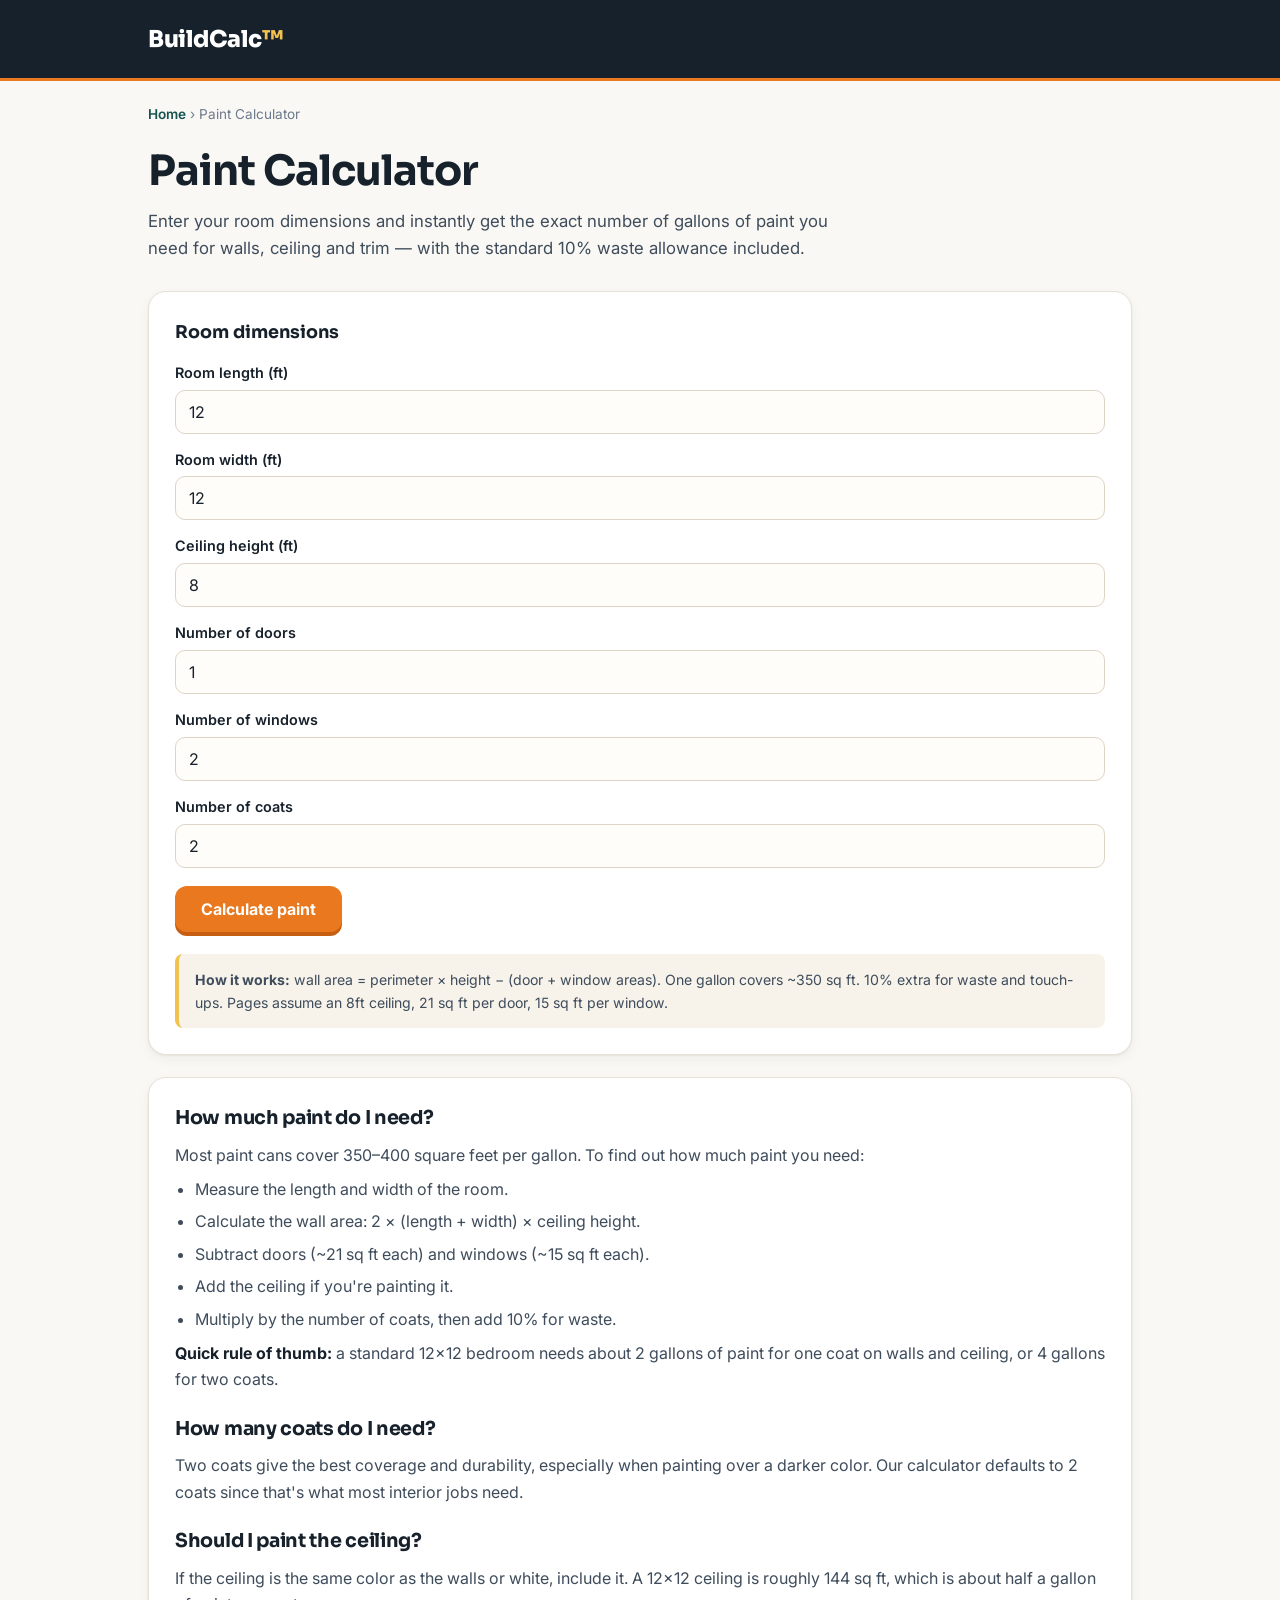
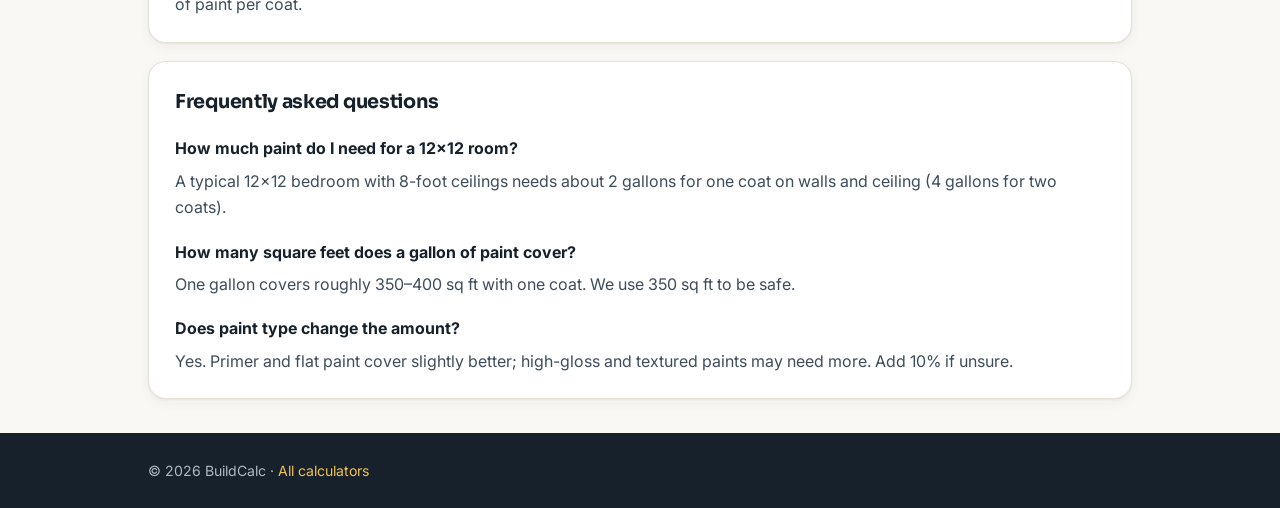
<file: paint-calculator.html>
<!DOCTYPE html>
<html lang="en">
<head>
    <meta charset="UTF-8">
    <meta name="viewport" content="width=device-width, initial-scale=1.0">
    <title>Paint Calculator - How Much Paint Do I Need?</title>
    <meta name="description" content="Free paint calculator. Enter room dimensions and get exact gallons of paint for walls, ceilings and trim — including the 10% waste allowance.">
    <link rel="canonical" href="https://deX24K.github.io/BuildCalc/paint-calculator.html">
    <meta property="og:title" content="Paint Calculator - How Much Paint Do I Need?">
    <meta property="og:description" content="Enter room dimensions and get exact gallons of paint for walls, ceilings and trim.">
    <meta property="og:type" content="article">
    <link rel="preconnect" href="https://fonts.googleapis.com">
    <link rel="preconnect" href="https://fonts.gstatic.com" crossorigin>
    <link href="https://fonts.googleapis.com/css2?family=Inter:wght@400;500;600;700&family=Sora:wght@600;700;800&display=swap" rel="stylesheet">
    <link rel="stylesheet" href="css/style.css">
    <script async src="https://pagead2.googlesyndication.com/pagead/js/adsbygoogle.js?client=ca-pub-5957334790088661" crossorigin="anonymous"></script>
    <meta name="google-adsense-account" content="ca-pub-5957334790088661">
    <script type="application/ld+json">
    {
      "@context": "https://schema.org",
      "@type": "FAQPage",
      "mainEntity": [
        {
          "@type": "Question",
          "name": "How much paint do I need for a 12x12 room?",
          "acceptedAnswer": {
            "@type": "Answer",
            "text": "A typical 12x12 bedroom with 8-foot ceilings needs about 2 gallons of paint for one coat on walls and ceiling (4 gallons for two coats)."
          }
        },
        {
          "@type": "Question",
          "name": "How many square feet does a gallon of paint cover?",
          "acceptedAnswer": {
            "@type": "Answer",
            "text": "One gallon of interior paint covers roughly 350-400 square feet with one coat. The calculator assumes 350 sq ft per gallon to be safe."
          }
        }
      ]
    }
    </script>
</head>
<body>
    <header class="site-header">
        <div class="container">
            <a class="site-logo" href="index.html">BuildCalc<span>™</span></a>
        </div>
    </header>

    <main class="container">
        <nav class="breadcrumb">
            <a href="index.html">Home</a> › Paint Calculator
        </nav>

        <section class="hero calc-page-hero">
            <h1>Paint Calculator</h1>
            <p>Enter your room dimensions and instantly get the exact number of gallons of paint you need for walls, ceiling and trim — with the standard 10% waste allowance included.</p>
        </section>

        <div class="calculator" id="calc">
            <h2>Room dimensions</h2>
            <label for="length">Room length (ft)</label>
            <input type="number" id="length" min="1" value="12" placeholder="e.g. 12">

            <label for="width">Room width (ft)</label>
            <input type="number" id="width" min="1" value="12" placeholder="e.g. 12">

            <label for="height">Ceiling height (ft)</label>
            <input type="number" id="height" min="1" value="8" placeholder="e.g. 8">

            <label for="doors">Number of doors</label>
            <input type="number" id="doors" min="0" value="1" placeholder="e.g. 1">

            <label for="windows">Number of windows</label>
            <input type="number" id="windows" min="0" value="2" placeholder="e.g. 2">

            <label for="coats">Number of coats</label>
            <input type="number" id="coats" min="1" max="3" value="2" placeholder="e.g. 2">

            <button class="calc-btn" onclick="calcularPintura()">Calculate paint</button>

            <div class="result-box" id="resultado"></div>

            <div class="formula">
                <strong>How it works:</strong> wall area = perimeter × height − (door + window areas). One gallon covers ~350 sq ft. 10% extra for waste and touch-ups. Pages assume an 8ft ceiling, 21 sq ft per door, 15 sq ft per window.
            </div>
        </div>

        <div class="article-content">
            <h2>How much paint do I need?</h2>
            <p>Most paint cans cover 350–400 square feet per gallon. To find out how much paint you need:</p>
            <ul>
                <li>Measure the length and width of the room.</li>
                <li>Calculate the wall area: 2 × (length + width) × ceiling height.</li>
                <li>Subtract doors (~21 sq ft each) and windows (~15 sq ft each).</li>
                <li>Add the ceiling if you're painting it.</li>
                <li>Multiply by the number of coats, then add 10% for waste.</li>
            </ul>
            <p><strong>Quick rule of thumb:</strong> a standard 12×12 bedroom needs about 2 gallons of paint for one coat on walls and ceiling, or 4 gallons for two coats.</p>

            <h2>How many coats do I need?</h2>
            <p>Two coats give the best coverage and durability, especially when painting over a darker color. Our calculator defaults to 2 coats since that's what most interior jobs need.</p>

            <h2>Should I paint the ceiling?</h2>
            <p>If the ceiling is the same color as the walls or white, include it. A 12×12 ceiling is roughly 144 sq ft, which is about half a gallon of paint per coat.</p>
        </div>

        <div class="article-content">
            <h2>Frequently asked questions</h2>
            <h3>How much paint do I need for a 12×12 room?</h3>
            <p>A typical 12×12 bedroom with 8-foot ceilings needs about 2 gallons for one coat on walls and ceiling (4 gallons for two coats).</p>
            <h3>How many square feet does a gallon of paint cover?</h3>
            <p>One gallon covers roughly 350–400 sq ft with one coat. We use 350 sq ft to be safe.</p>
            <h3>Does paint type change the amount?</h3>
            <p>Yes. Primer and flat paint cover slightly better; high-gloss and textured paints may need more. Add 10% if unsure.</p>
        </div>
    </main>

    <footer class="site-footer">
        <div class="container">
            <p>© 2026 BuildCalc · <a href="index.html">All calculators</a></p>
        </div>
    </footer>

    <script>
    function calcularPintura() {
        const l = parseFloat(document.getElementById('length').value) || 0;
        const w = parseFloat(document.getElementById('width').value) || 0;
        const h = parseFloat(document.getElementById('height').value) || 0;
        const doors = parseInt(document.getElementById('doors').value) || 0;
        const windows = parseInt(document.getElementById('windows').value) || 0;
        const coats = parseInt(document.getElementById('coats').value) || 1;

        const perimetro = 2 * (l + w);
        const areaParedes = perimetro * h;
        const descontar = doors * 21 + windows * 15;
        const areaPared = Math.max(0, areaParedes - descontar);
        const areaTecho = l * w;

        const areaTotal = (areaPared + areaTecho) * coats;
        const areaConDesperdicio = areaTotal * 1.10;
        const galones = areaConDesperdicio / 350;

        const galonesRedondeado = Math.ceil(galones);
        const cuartos = Math.ceil(galones * 4);

        const resultado = document.getElementById('resultado');
        resultado.style.display = 'block';
        resultado.innerHTML =
            'You need about <strong>' + galonesRedondeado + ' gallons</strong> of paint' +
            (coats > 1 ? ' (' + coats + ' coats)' : '') + '.<br>' +
            'That\'s about <strong>' + cuartos + ' quarts</strong> (buy gallons to save money).<br><br>' +
            'Walls: ' + Math.round(areaPared) + ' sq ft · Ceiling: ' + Math.round(areaTecho) + ' sq ft.<br>' +
            'Total paintable area: ' + Math.round(areaTotal) + ' sq ft (+10% waste included).';

        /* Analytics: track a calculator use */
        if (typeof gtag !== 'undefined') { gtag('event', 'caculadora_usada'); }
    }
    </script>
</body>
</html>
</file>
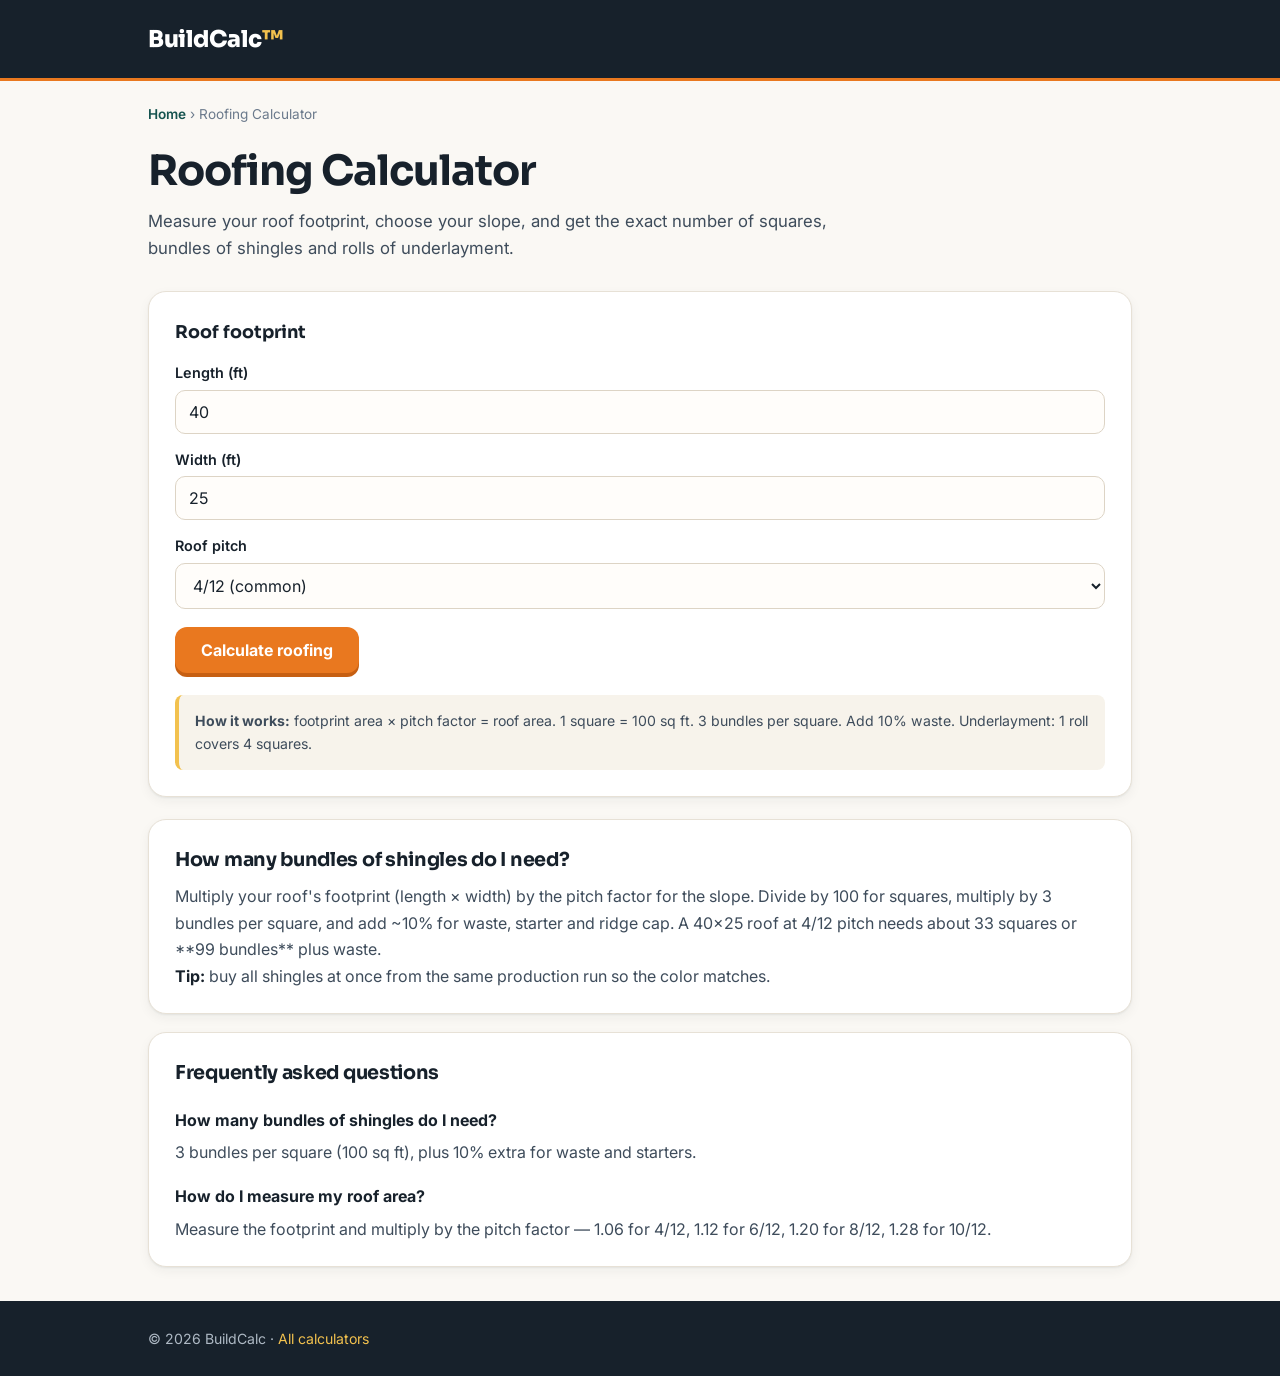
<file: roofing-calculator.html>
<!DOCTYPE html>
<html lang="en">
<head>
    <meta charset="UTF-8">
    <meta name="viewport" content="width=device-width, initial-scale=1.0">
    <title>Roofing Calculator - Squares, Shingles & Bundles</title>
    <meta name="description" content="Free roofing calculator. Get squares, bundles of shingles and underlayment for any roof, adjusted for your roof slope.">
    <link rel="canonical" href="https://deX24K.github.io/BuildCalc/roofing-calculator.html">
    <meta property="og:title" content="Roofing Calculator - Squares & Shingles">
    <meta property="og:description" content="Estimate squares, bundles and underlayment for any roof.">
    <link rel="preconnect" href="https://fonts.googleapis.com">
    <link rel="preconnect" href="https://fonts.gstatic.com" crossorigin>
    <link href="https://fonts.googleapis.com/css2?family=Inter:wght@400;500;600;700&family=Sora:wght@600;700;800&display=swap" rel="stylesheet">
    <link rel="stylesheet" href="css/style.css">
    <script async src="https://pagead2.googlesyndication.com/pagead/js/adsbygoogle.js?client=ca-pub-5957334790088661" crossorigin="anonymous"></script>
    <meta name="google-adsense-account" content="ca-pub-5957334790088661">
    <script type="application/ld+json">
    {
      "@context": "https://schema.org",
      "@type": "FAQPage",
      "mainEntity": [
        {
          "@type": "Question",
          "name": "How many bundles of shingles do I need?",
          "acceptedAnswer": {
            "@type": "Answer",
            "text": "Most roofers use 3 bundles per square (100 sq ft). Multiply your roof area in squares by 3, then add 10% for waste and starter courses."
          }
        },
        {
          "@type": "Question",
          "name": "How do I measure my roof area?",
          "acceptedAnswer": {
            "@type": "Answer",
            "text": "Multiply the footprint length by width, then multiply by the roof pitch factor (1.06 for 4/12, 1.20 for 8/12) to account for the slope."
          }
        }
      ]
    }
    </script>
</head>
<body>
    <header class="site-header">
        <div class="container">
            <a class="site-logo" href="index.html">BuildCalc<span>™</span></a>
        </div>
    </header>

    <main class="container">
        <nav class="breadcrumb">
            <a href="index.html">Home</a> › Roofing Calculator
        </nav>

        <section class="hero calc-page-hero">
            <h1>Roofing Calculator</h1>
            <p>Measure your roof footprint, choose your slope, and get the exact number of squares, bundles of shingles and rolls of underlayment.</p>
        </section>

        <div class="calculator">
            <h2>Roof footprint</h2>
            <label for="length">Length (ft)</label>
            <input type="number" id="length" min="1" value="40">
            <label for="width">Width (ft)</label>
            <input type="number" id="width" min="1" value="25">
            <label for="pitch">Roof pitch</label>
            <select id="pitch">
                <option value="1">Flat / low slope</option>
                <option value="1.06" selected>4/12 (common)</option>
                <option value="1.12">6/12</option>
                <option value="1.20">8/12 (steep)</option>
                <option value="1.28">10/12 (very steep)</option>
            </select>
            <button class="calc-btn" onclick="calcularTecho()">Calculate roofing</button>
            <div class="result-box" id="resultado"></div>
            <div class="formula">
                <strong>How it works:</strong> footprint area × pitch factor = roof area. 1 square = 100 sq ft. 3 bundles per square. Add 10% waste. Underlayment: 1 roll covers 4 squares.
            </div>
        </div>

        <div class="article-content">
            <h2>How many bundles of shingles do I need?</h2>
            <p>Multiply your roof's footprint (length × width) by the pitch factor for the slope. Divide by 100 for squares, multiply by 3 bundles per square, and add ~10% for waste, starter and ridge cap. A 40×25 roof at 4/12 pitch needs about 33 squares or **99 bundles** plus waste.</p>
            <p><strong>Tip:</strong> buy all shingles at once from the same production run so the color matches.</p>
        </div>

        <div class="article-content">
            <h2>Frequently asked questions</h2>
            <h3>How many bundles of shingles do I need?</h3>
            <p>3 bundles per square (100 sq ft), plus 10% extra for waste and starters.</p>
            <h3>How do I measure my roof area?</h3>
            <p>Measure the footprint and multiply by the pitch factor — 1.06 for 4/12, 1.12 for 6/12, 1.20 for 8/12, 1.28 for 10/12.</p>
        </div>
    </main>

    <footer class="site-footer">
        <div class="container"><p>© 2026 BuildCalc · <a href="index.html">All calculators</a></p></div>
    </footer>

    <script>
    function calcularTecho() {
        const l = parseFloat(document.getElementById('length').value) || 0;
        const w = parseFloat(document.getElementById('width').value) || 0;
        const pitch = parseFloat(document.getElementById('pitch').value);
        const area = l * w * pitch;
        const total = area * 1.10;
        const cuadrados = total / 100;
        const paquetes = Math.ceil(cuadrados * 3);
        const rollos = Math.ceil(cuadrados / 4);
        const r = document.getElementById('resultado');
        r.style.display = 'block';
        r.innerHTML = 'Roof area: <strong>' + Math.round(area) + ' sq ft</strong>.<br>' +
            'With waste: <strong>' + Math.round(total) + ' sq ft</strong> = <strong>' + cuadrados.toFixed(1) + ' squares</strong>.<br>' +
            'Shingles: <strong>' + paquetes + ' bundles</strong> (3 per square).<br>' +
            'Underlayment: <strong>' + rollos + ' rolls</strong> (~4 squares per roll).';
    }
    </script>
</body>
</html>
</file>
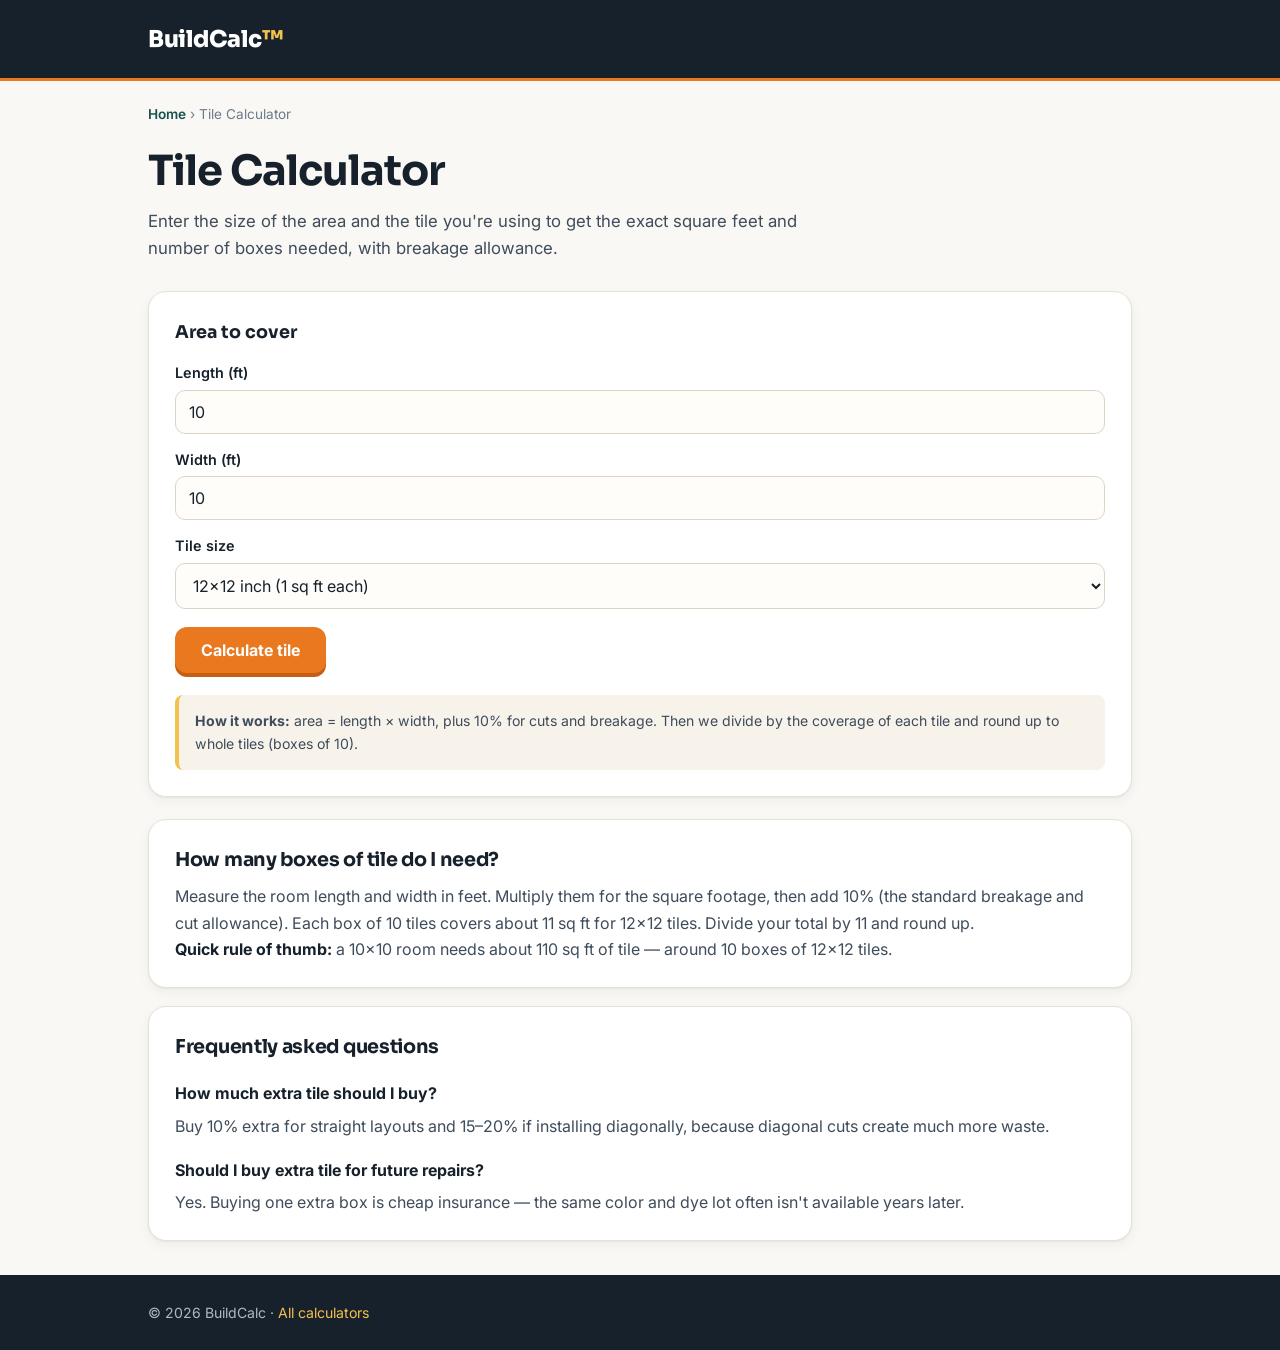
<file: tile-calculator.html>
<!DOCTYPE html>
<html lang="en">
<head>
    <meta charset="UTF-8">
    <meta name="viewport" content="width=device-width, initial-scale=1.0">
    <title>Tile Calculator - How Many Boxes of Tile Do I Need?</title>
    <meta name="description" content="Free tile calculator. Enter room sizes and tile type to get the exact number of boxes and square feet needed, including 10% breakage allowance.">
    <link rel="canonical" href="https://deX24K.github.io/BuildCalc/tile-calculator.html">
    <meta property="og:title" content="Tile Calculator - How Many Boxes of Tile Do I Need?">
    <meta property="og:description" content="Get the exact boxes of tile for any floor or wall.">
    <link rel="preconnect" href="https://fonts.googleapis.com">
    <link rel="preconnect" href="https://fonts.gstatic.com" crossorigin>
    <link href="https://fonts.googleapis.com/css2?family=Inter:wght@400;500;600;700&family=Sora:wght@600;700;800&display=swap" rel="stylesheet">
    <link rel="stylesheet" href="css/style.css">
    <script async src="https://pagead2.googlesyndication.com/pagead/js/adsbygoogle.js?client=ca-pub-5957334790088661" crossorigin="anonymous"></script>
    <meta name="google-adsense-account" content="ca-pub-5957334790088661">
    <script type="application/ld+json">
    {
      "@context": "https://schema.org",
      "@type": "FAQPage",
      "mainEntity": [
        {
          "@type": "Question",
          "name": "How many boxes of tile do I need for a 10x10 room?",
          "acceptedAnswer": {
            "@type": "Answer",
            "text": "A 10x10 room needs about 110 sq ft of tile with 10% waste. With 10 tiles per box covering roughly 11 sq ft, you need about 10 boxes."
          }
        },
        {
          "@type": "Question",
          "name": "How much extra tile should I buy?",
          "acceptedAnswer": {
            "@type": "Answer",
            "text": "Buy 10% extra tile for standard layouts and up to 15-20% if installing diagonally, since diagonal cuts waste more tile."
          }
        }
      ]
    }
    </script>
</head>
<body>
    <header class="site-header">
        <div class="container">
            <a class="site-logo" href="index.html">BuildCalc<span>™</span></a>
        </div>
    </header>

    <main class="container">
        <nav class="breadcrumb">
            <a href="index.html">Home</a> › Tile Calculator
        </nav>

        <section class="hero calc-page-hero">
            <h1>Tile Calculator</h1>
            <p>Enter the size of the area and the tile you're using to get the exact square feet and number of boxes needed, with breakage allowance.</p>
        </section>

        <div class="calculator">
            <h2>Area to cover</h2>
            <label for="length">Length (ft)</label>
            <input type="number" id="length" min="1" value="10">
            <label for="width">Width (ft)</label>
            <input type="number" id="width" min="1" value="10">
            <label for="tileSize">Tile size</label>
            <select id="tileSize">
                <option value="1" selected>12×12 inch (1 sq ft each)</option>
                <option value="0.5">12×24 inch (2 sq ft each)</option>
                <option value="0.44">18×18 inch (2.25 sq ft each)</option>
                <option value="0.25">24×24 inch (4 sq ft each)</option>
            </select>
            <button class="calc-btn" onclick="calcularTile()">Calculate tile</button>
            <div class="result-box" id="resultado"></div>
            <div class="formula">
                <strong>How it works:</strong> area = length × width, plus 10% for cuts and breakage. Then we divide by the coverage of each tile and round up to whole tiles (boxes of 10).
            </div>
        </div>

        <div class="article-content">
            <h2>How many boxes of tile do I need?</h2>
            <p>Measure the room length and width in feet. Multiply them for the square footage, then add 10% (the standard breakage and cut allowance). Each box of 10 tiles covers about 11 sq ft for 12×12 tiles. Divide your total by 11 and round up.</p>
            <p><strong>Quick rule of thumb:</strong> a 10×10 room needs about 110 sq ft of tile — around 10 boxes of 12×12 tiles.</p>
        </div>

        <div class="article-content">
            <h2>Frequently asked questions</h2>
            <h3>How much extra tile should I buy?</h3>
            <p>Buy 10% extra for straight layouts and 15–20% if installing diagonally, because diagonal cuts create much more waste.</p>
            <h3>Should I buy extra tile for future repairs?</h3>
            <p>Yes. Buying one extra box is cheap insurance — the same color and dye lot often isn't available years later.</p>
        </div>
    </main>

    <footer class="site-footer">
        <div class="container"><p>© 2026 BuildCalc · <a href="index.html">All calculators</a></p></div>
    </footer>

    <script>
    function calcularTile() {
        const l = parseFloat(document.getElementById('length').value) || 0;
        const w = parseFloat(document.getElementById('width').value) || 0;
        const area = l * w;
        const areaConWaste = area * 1.10;
        const sqftPorTile = parseFloat(document.getElementById('tileSize').value);
        const tiles = Math.ceil(areaConWaste / sqftPorTile);
        const cajas = Math.ceil(tiles / 10);
        const r = document.getElementById('resultado');
        r.style.display = 'block';
        r.innerHTML = 'Area: <strong>' + Math.round(area) + ' sq ft</strong> (+10% waste = ' + Math.round(areaConWaste) + ' sq ft).<br>' +
            'Tiles needed: <strong>' + tiles + '</strong>.<br>' +
            'Boxes of 10: <strong>' + cajas + ' boxes</strong>.';
    }
    </script>
</body>
</html>
</file>
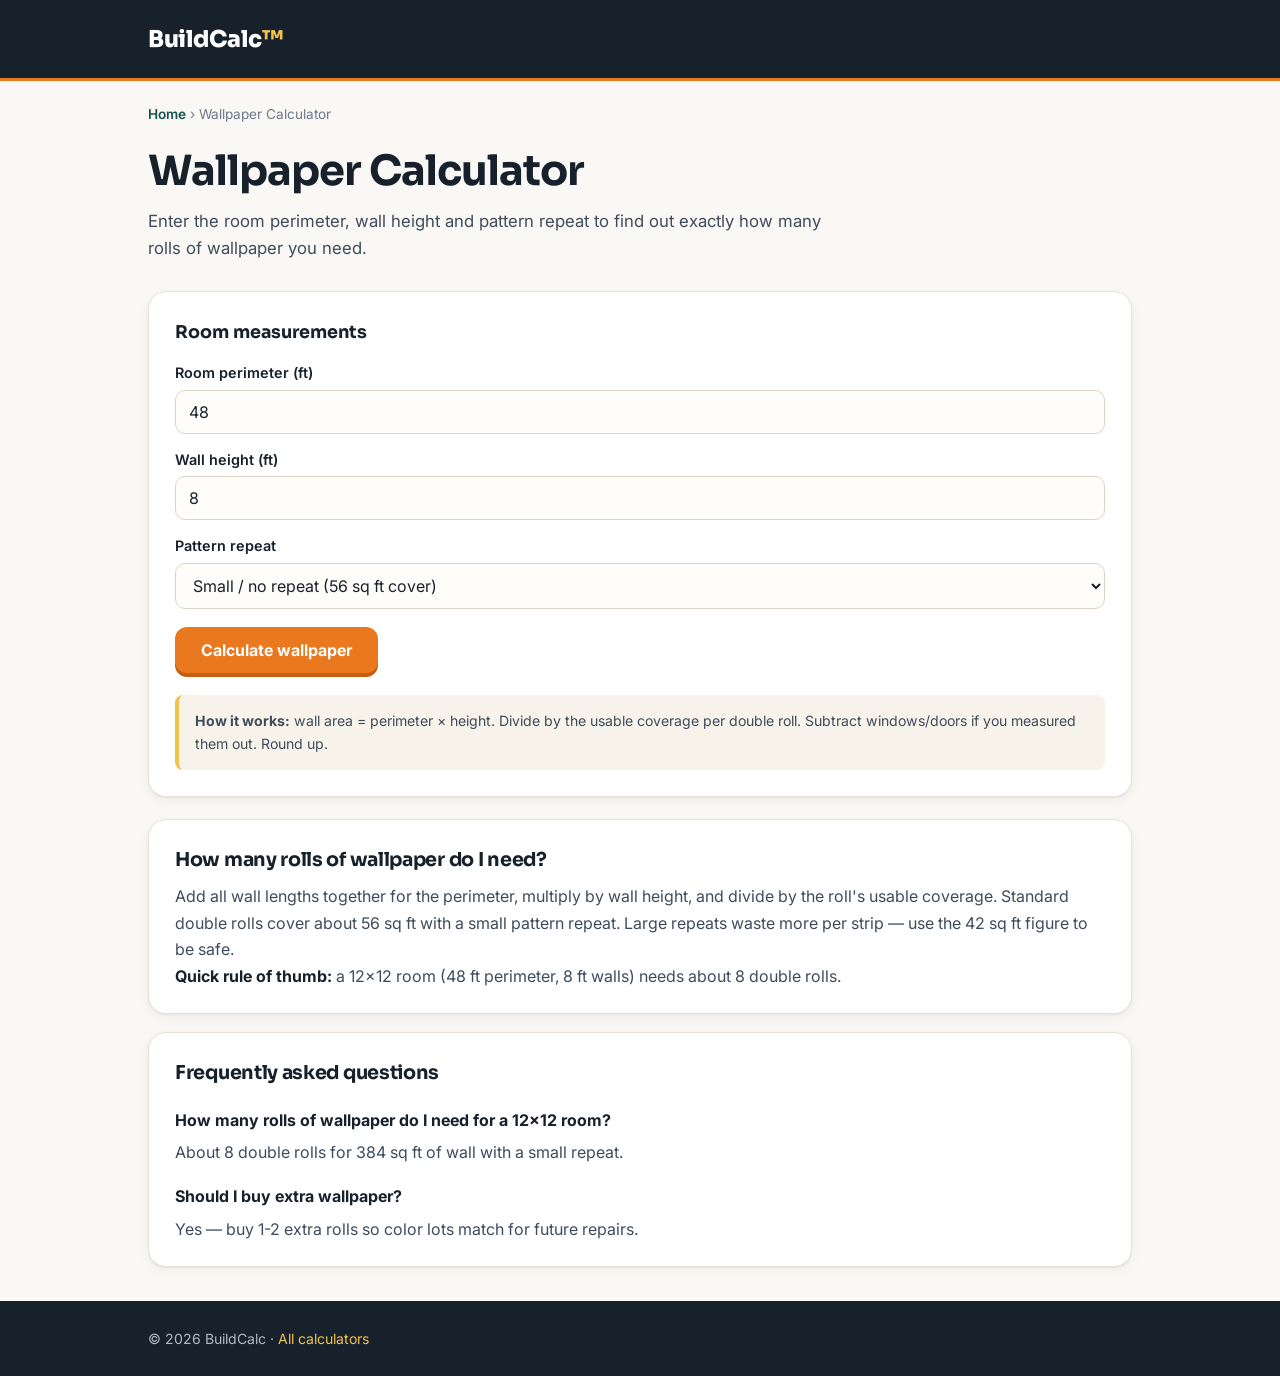
<file: wallpaper-calculator.html>
<!DOCTYPE html>
<html lang="en">
<head>
    <meta charset="UTF-8">
    <meta name="viewport" content="width=device-width, initial-scale=1.0">
    <title>Wallpaper Calculator - How Many Rolls Do I Need?</title>
    <meta name="description" content="Free wallpaper calculator. Get the exact number of wallpaper rolls for any room, accounting for wall height and pattern repeat.">
    <link rel="canonical" href="https://deX24K.github.io/BuildCalc/wallpaper-calculator.html">
    <meta property="og:title" content="Wallpaper Calculator - Rolls Needed">
    <meta property="og:description" content="Estimate wallpaper rolls for any wall or room.">
    <link rel="preconnect" href="https://fonts.googleapis.com">
    <link rel="preconnect" href="https://fonts.gstatic.com" crossorigin>
    <link href="https://fonts.googleapis.com/css2?family=Inter:wght@400;500;600;700&family=Sora:wght@600;700;800&display=swap" rel="stylesheet">
    <link rel="stylesheet" href="css/style.css">
    <script async src="https://pagead2.googlesyndication.com/pagead/js/adsbygoogle.js?client=ca-pub-5957334790088661" crossorigin="anonymous"></script>
    <meta name="google-adsense-account" content="ca-pub-5957334790088661">
    <script type="application/ld+json">
    {
      "@context": "https://schema.org",
      "@type": "FAQPage",
      "mainEntity": [
        {
          "@type": "Question",
          "name": "How many rolls of wallpaper do I need for a 12x12 room?",
          "acceptedAnswer": {
            "@type": "Answer",
            "text": "A 12x12 room with 8-foot walls has about 384 sq ft of wall. A standard double roll covers about 56 usable sq ft with small repeats, so you need about 8 rolls."
          }
        },
        {
          "@type": "Question",
          "name": "Does pattern repeat change how much wallpaper I need?",
          "acceptedAnswer": {
            "@type": "Answer",
            "text": "Yes. A large pattern repeat wastes more paper per strip. A double roll covers about 56 sq ft with a small repeat, but only 42-49 sq ft with a large repeat."
          }
        }
      ]
    }
    </script>
</head>
<body>
    <header class="site-header">
        <div class="container">
            <a class="site-logo" href="index.html">BuildCalc<span>™</span></a>
        </div>
    </header>

    <main class="container">
        <nav class="breadcrumb">
            <a href="index.html">Home</a> › Wallpaper Calculator
        </nav>

        <section class="hero calc-page-hero">
            <h1>Wallpaper Calculator</h1>
            <p>Enter the room perimeter, wall height and pattern repeat to find out exactly how many rolls of wallpaper you need.</p>
        </section>

        <div class="calculator">
            <h2>Room measurements</h2>
            <label for="perimeter">Room perimeter (ft)</label>
            <input type="number" id="perimeter" min="1" value="48">
            <label for="height">Wall height (ft)</label>
            <input type="number" id="height" min="1" value="8">
            <label for="repeat">Pattern repeat</label>
            <select id="repeat">
                <option value="56" selected>Small / no repeat (56 sq ft cover)</option>
                <option value="49">Medium repeat (49 sq ft cover)</option>
                <option value="42">Large repeat (42 sq ft cover)</option>
            </select>
            <button class="calc-btn" onclick="calcularPapel()">Calculate wallpaper</button>
            <div class="result-box" id="resultado"></div>
            <div class="formula">
                <strong>How it works:</strong> wall area = perimeter × height. Divide by the usable coverage per double roll. Subtract windows/doors if you measured them out. Round up.
            </div>
        </div>

        <div class="article-content">
            <h2>How many rolls of wallpaper do I need?</h2>
            <p>Add all wall lengths together for the perimeter, multiply by wall height, and divide by the roll's usable coverage. Standard double rolls cover about 56 sq ft with a small pattern repeat. Large repeats waste more per strip — use the 42 sq ft figure to be safe.</p>
            <p><strong>Quick rule of thumb:</strong> a 12×12 room (48 ft perimeter, 8 ft walls) needs about 8 double rolls.</p>
        </div>

        <div class="article-content">
            <h2>Frequently asked questions</h2>
            <h3>How many rolls of wallpaper do I need for a 12×12 room?</h3>
            <p>About 8 double rolls for 384 sq ft of wall with a small repeat.</p>
            <h3>Should I buy extra wallpaper?</h3>
            <p>Yes — buy 1-2 extra rolls so color lots match for future repairs.</p>
        </div>
    </main>

    <footer class="site-footer">
        <div class="container"><p>© 2026 BuildCalc · <a href="index.html">All calculators</a></p></div>
    </footer>

    <script>
    function calcularPapel() {
        const p = parseFloat(document.getElementById('perimeter').value) || 0;
        const h = parseFloat(document.getElementById('height').value) || 0;
        const cobertura = parseFloat(document.getElementById('repeat').value);
        const area = p * h;
        const rollos = Math.ceil(area / cobertura);
        const r = document.getElementById('resultado');
        r.style.display = 'block';
        r.innerHTML = 'Wall area: <strong>' + Math.round(area) + ' sq ft</strong>.<br>' +
            'Double rolls needed: <strong>' + rollos + ' rolls</strong>.<br>' +
            'Tip: buy 1 extra roll so color lots match.';
    }
    </script>
</body>
</html>
</file>
<file: css/style.css>
/* BuildCalc - identidad "ferretería moderna" */
* { box-sizing: border-box; margin: 0; padding: 0; }

:root {
    --ink: #17212b;
    --ink-soft: #3e4c5b;
    --muted: #6b7a8c;
    --paper: #faf8f4;
    --card: #ffffff;
    --line: #e7e1d6;
    --orange: #e9781f;
    --orange-dark: #c65f12;
    --teal: #1f6f6b;
    --teal-dark: #15534f;
    --yellow: #f2c14e;
    --shadow-sm: 0 1px 2px rgba(23,33,43,.06), 0 4px 12px rgba(23,33,43,.05);
    --shadow-md: 0 2px 4px rgba(23,33,43,.07), 0 10px 24px rgba(23,33,43,.09);
}

body {
    font-family: "Inter", -apple-system, BlinkMacSystemFont, "Segoe UI", Roboto, sans-serif;
    background: var(--paper);
    color: var(--ink);
    line-height: 1.65;
    -webkit-font-smoothing: antialiased;
}

.container { max-width: 1024px; margin: 0 auto; padding: 0 20px; }

/* Cabecera */
.site-header {
    background: var(--ink);
    color: #fff;
    padding: 20px 0;
    position: relative;
    border-bottom: 3px solid var(--orange);
}
.site-header .container { display: flex; align-items: baseline; justify-content: space-between; gap: 16px; flex-wrap: wrap; }
.site-logo {
    font-family: "Sora", sans-serif;
    font-size: 1.45rem;
    font-weight: 800;
    color: #fff;
    text-decoration: none;
    letter-spacing: -0.5px;
}
.site-logo span { color: var(--yellow); }
.header-note { color: #aeb9c4; font-size: 0.82rem; }

/* Héroe */
.hero { padding: 40px 0 28px; }
.hero .kicker {
    display: inline-block;
    background: #fff3e0;
    color: var(--orange-dark);
    font-weight: 700;
    font-size: 0.75rem;
    letter-spacing: 1.2px;
    text-transform: uppercase;
    padding: 5px 12px;
    border-radius: 999px;
    margin-bottom: 14px;
}
.hero h1 {
    font-family: "Sora", sans-serif;
    font-size: clamp(1.9rem, 4vw, 2.6rem);
    line-height: 1.15;
    letter-spacing: -1px;
    margin-bottom: 12px;
    color: var(--ink);
}
.hero h1 em { font-style: normal; color: var(--orange); }
.hero p { color: var(--ink-soft); max-width: 680px; font-size: 1.05rem; }

/* Pasos */
.steps { display: grid; grid-template-columns: repeat(auto-fit, minmax(200px, 1fr)); gap: 14px; margin: 26px 0 34px; }
.step {
    background: var(--card);
    border: 1px solid var(--line);
    border-radius: 14px;
    padding: 16px 18px;
    box-shadow: var(--shadow-sm);
    display: flex;
    gap: 12px;
    align-items: flex-start;
}
.step__num {
    flex: none;
    width: 30px; height: 30px;
    border-radius: 50%;
    background: var(--teal);
    color: #fff;
    font-weight: 800;
    font-size: 0.9rem;
    display: grid;
    place-items: center;
}
.step strong { display: block; font-size: 0.95rem; }
.step small { color: var(--muted); font-size: 0.82rem; }

/* Secciones de calculadoras */
.section-title {
    font-family: "Sora", sans-serif;
    font-size: 1.25rem;
    margin: 8px 0 16px;
    display: flex;
    align-items: center;
    gap: 10px;
    color: var(--ink);
}
.section-title::after { content: ""; flex: 1; height: 1px; background: var(--line); }

.calc-grid {
    display: grid;
    grid-template-columns: repeat(auto-fill, minmax(230px, 1fr));
    gap: 16px;
    margin-bottom: 30px;
}
.calc-card {
    background: var(--card);
    border: 1px solid var(--line);
    border-radius: 16px;
    padding: 20px;
    text-decoration: none;
    color: var(--ink);
    transition: transform .15s ease, box-shadow .15s ease, border-color .15s ease;
    display: flex;
    flex-direction: column;
    gap: 8px;
    box-shadow: var(--shadow-sm);
    position: relative;
    overflow: hidden;
}
.calc-card::before {
    content: "";
    position: absolute;
    inset: 0 auto 0 0;
    width: 4px;
    background: var(--orange);
    opacity: 0;
    transition: opacity .15s ease;
}
.calc-card:hover { transform: translateY(-4px); box-shadow: var(--shadow-md); border-color: #d8cfbf; }
.calc-card:hover::before { opacity: 1; }
.calc-card__icon {
    width: 46px; height: 46px;
    display: grid; place-items: center;
    font-size: 1.5rem;
    background: #f4efe6;
    border-radius: 12px;
}
.calc-card h2 { font-size: 1.05rem; font-weight: 700; color: var(--ink); }
.calc-card p { font-size: 0.85rem; color: var(--muted); margin: 0; }
.calc-card__go { margin-top: auto; font-size: 0.82rem; font-weight: 600; color: var(--orange-dark); display: flex; align-items: center; gap: 4px; }
.calc-card__go::after { content: "→"; transition: transform .15s ease; }
.calc-card:hover .calc-card__go::after { transform: translateX(3px); }

/* Nota / info */
.info {
    background: var(--teal);
    color: #e8f4f3;
    border-radius: 16px;
    padding: 26px;
    margin: 8px 0 34px;
}
.info h2 { font-family: "Sora", sans-serif; color: #fff; margin-bottom: 8px; font-size: 1.2rem; }
.info p { color: #d7ebe9; max-width: 760px; }

/* Páginas de calculadora */
.breadcrumb { font-size: 0.85rem; color: var(--muted); margin: 22px 0 4px; }
.breadcrumb a { color: var(--teal-dark); font-weight: 600; text-decoration: none; }
.breadcrumb a:hover { text-decoration: underline; }

.calc-page-hero { padding: 18px 0 6px; }

.calculator {
    background: var(--card);
    border: 1px solid var(--line);
    border-radius: 18px;
    padding: 26px;
    margin: 22px 0;
    box-shadow: var(--shadow-sm);
}
.calculator h2 { font-family: "Sora", sans-serif; font-size: 1.1rem; margin-bottom: 4px; color: var(--ink); }
.calculator label { display: block; font-weight: 600; margin: 14px 0 5px; font-size: 0.9rem; }
.calculator input, .calculator select {
    width: 100%;
    padding: 11px 13px;
    border: 1.5px solid #ddd4c5;
    border-radius: 10px;
    font-size: 1rem;
    background: #fffdfa;
    font-family: inherit;
    color: var(--ink);
    transition: border-color .12s ease, box-shadow .12s ease;
}
.calculator input:focus, .calculator select:focus { outline: none; border-color: var(--orange); box-shadow: 0 0 0 3px rgba(233,120,31,.15); }
.calc-btn {
    margin-top: 18px;
    padding: 13px 26px;
    background: var(--orange);
    color: #fff;
    border: none;
    border-radius: 12px;
    font-size: 1rem;
    font-weight: 700;
    cursor: pointer;
    font-family: inherit;
    transition: background .12s ease, transform .06s ease;
    box-shadow: 0 4px 0 var(--orange-dark);
}
.calc-btn:hover { background: var(--orange-dark); }
.calc-btn:active { transform: translateY(2px); box-shadow: 0 2px 0 var(--orange-dark); }
.result-box {
    margin-top: 20px;
    padding: 18px;
    background: #f2fbfa;
    border: 1px solid #bfe3e0;
    border-radius: 12px;
    font-size: 1.05rem;
    color: var(--teal-dark);
    display: none;
    white-space: pre-line;
    line-height: 1.7;
}
.formula {
    margin-top: 22px;
    padding: 14px 16px;
    background: #f7f3eb;
    border-left: 4px solid var(--yellow);
    border-radius: 8px;
    font-size: 0.88rem;
    color: var(--ink-soft);
}

.article-content {
    background: var(--card);
    border: 1px solid var(--line);
    border-radius: 18px;
    padding: 24px 26px;
    margin: 18px 0;
    box-shadow: var(--shadow-sm);
}
.article-content h2 { font-family: "Sora", sans-serif; color: var(--ink); margin: 20px 0 8px; font-size: 1.2rem; letter-spacing: -0.3px; }
.article-content h2:first-child { margin-top: 0; }
.article-content h3 { font-size: 1rem; color: var(--ink); margin: 18px 0 6px; }
.article-content p, .article-content li { color: var(--ink-soft); }
.article-content ul { margin: 8px 0 8px 20px; }
.article-content strong { color: var(--ink); }
.article-content li { margin-bottom: 6px; }

/* Pie */
.site-footer { background: var(--ink); color: #aeb9c4; padding: 26px 0; font-size: 0.88rem; margin-top: 34px; }
.site-footer .container { display: flex; justify-content: space-between; gap: 12px; flex-wrap: wrap; }
.site-footer a { color: var(--yellow); text-decoration: none; }
.site-footer a:hover { text-decoration: underline; }

@media (max-width: 480px) {
    .hero { padding-top: 28px; }
    .steps { grid-template-columns: 1fr; }
    .calculator { padding: 20px; }
    .site-header .container { align-items: center; }
}

/* Tipografías */
h1, h2, .site-logo { font-family: "Sora", "Inter", sans-serif; }
</file>
